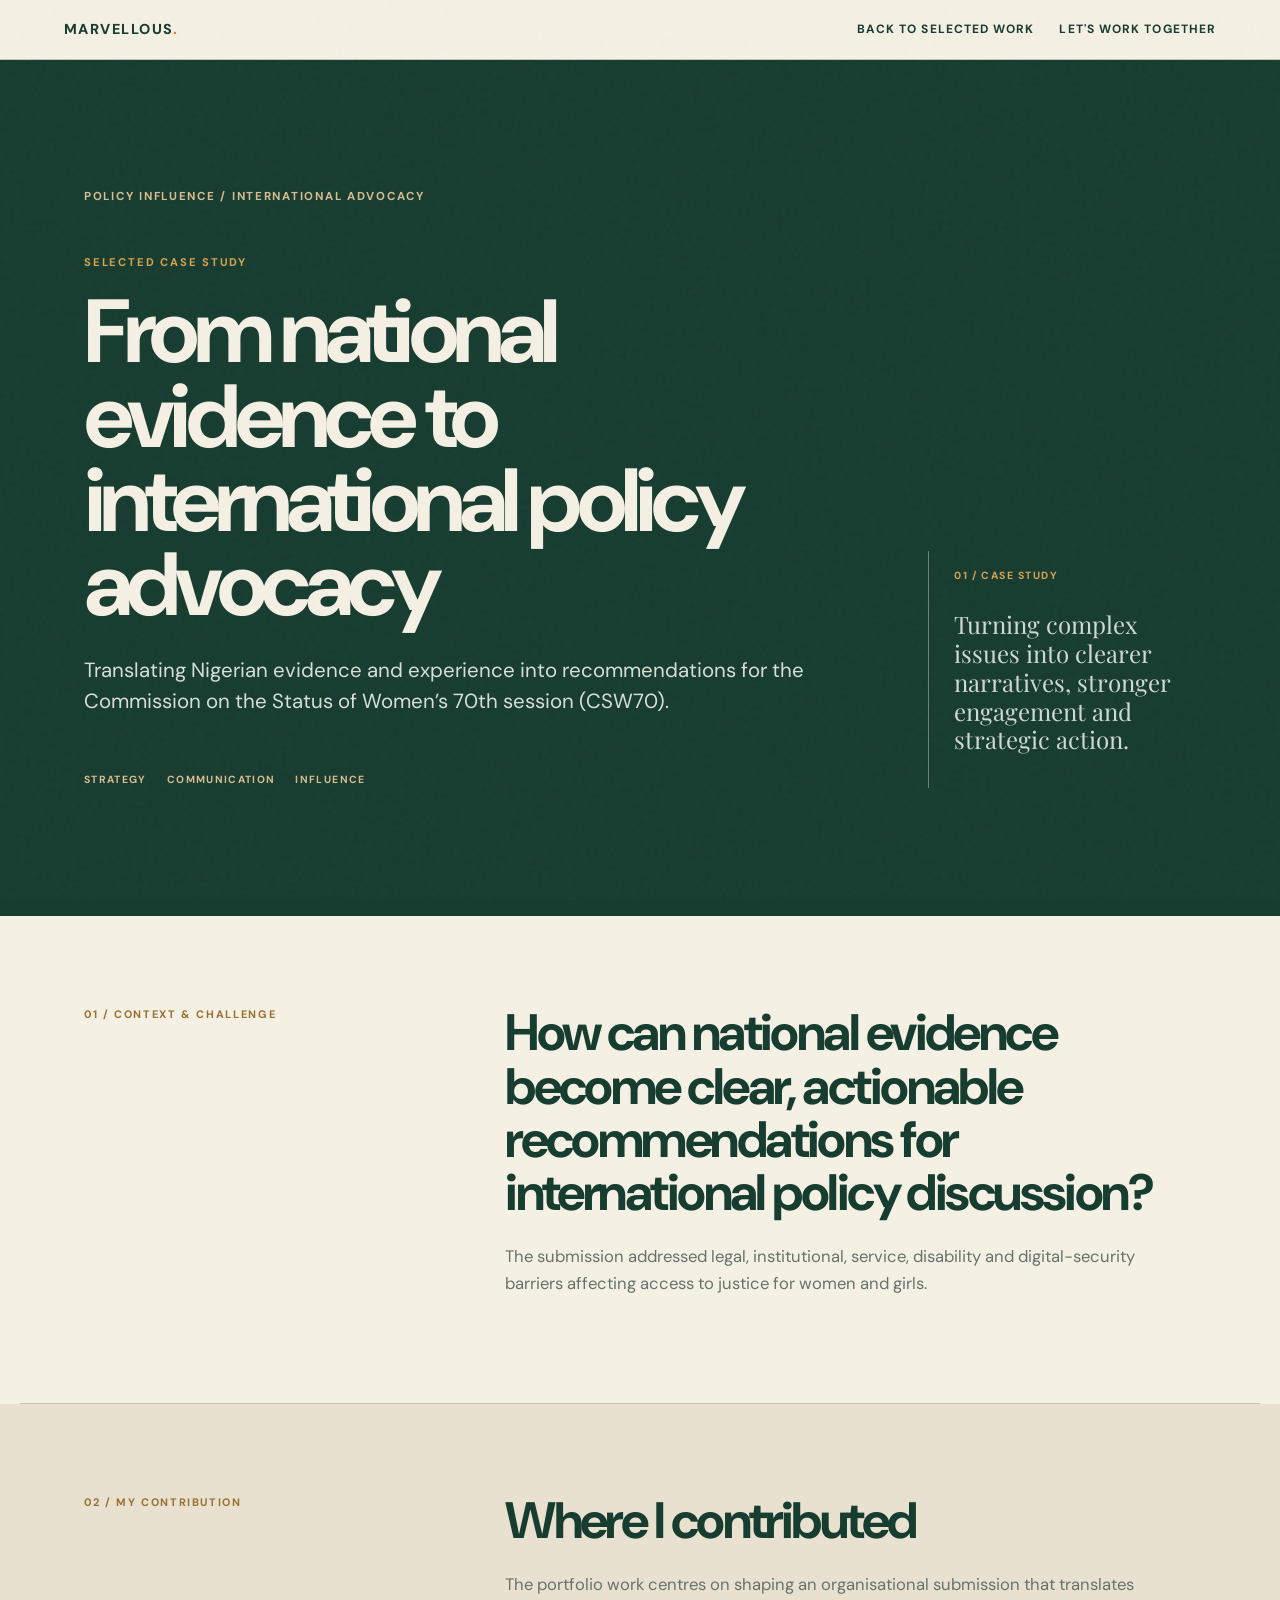
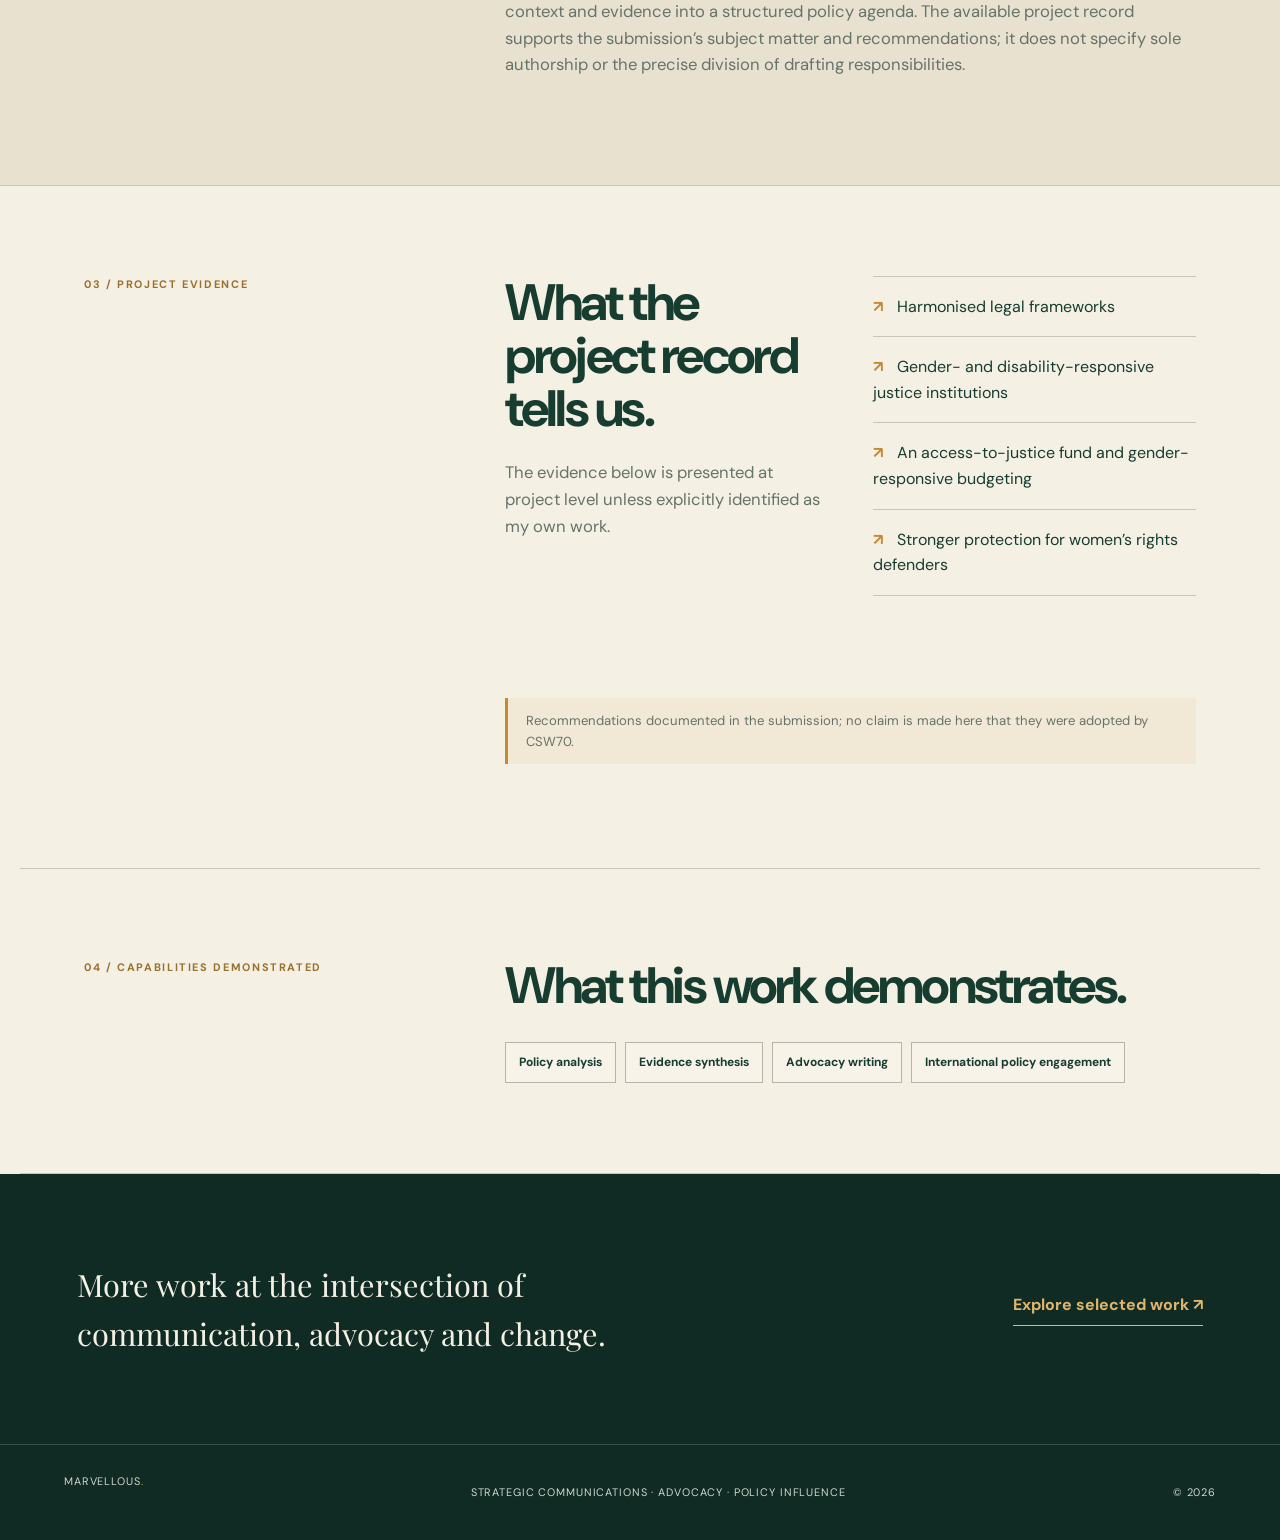
<file: case-studies/csw70.html>
<!doctype html>
<html lang="en"><head><meta charset="utf-8"><meta name="viewport" content="width=device-width,initial-scale=1"><meta name="description" content="Translating Nigerian evidence and experience into recommendations for the Commission on the Status of Women’s 70th session (CSW70)."><title>From national evidence to international policy advocacy — Marvellous Obot</title><link rel="stylesheet" href="../styles.css"></head>
<body class="portfolio-detail case-detail">
<header class="site-header"><a class="brand" href="../index.html">MARVELLOUS<span>.</span></a><nav class="nav"><a href="../index.html#work">Back to selected work</a><a href="../index.html#contact">Let's work together</a></nav></header>
<main>
<section class="detail-hero"><div class="detail-hero-inner"><div class="eyebrow">Policy influence / International advocacy</div><p class="detail-kicker">Selected case study</p><h1>From national evidence to international policy advocacy</h1><p class="detail-dek">Translating Nigerian evidence and experience into recommendations for the Commission on the Status of Women’s 70th session (CSW70).</p><div class="detail-index"><span>STRATEGY</span><span>COMMUNICATION</span><span>INFLUENCE</span></div></div><div class="detail-side"><span class="side-mark">01 / CASE STUDY</span><p>Turning complex issues into clearer narratives, stronger engagement and strategic action.</p></div></section>
<section class="detail-section detail-split"><div class="detail-label">01 / Context & challenge</div><div><h2>How can national evidence become clear, actionable recommendations for international policy discussion?</h2><p>The submission addressed legal, institutional, service, disability and digital-security barriers affecting access to justice for women and girls.</p></div></section>
<section class="detail-section detail-contribution"><div class="detail-label">02 / My contribution</div><div><h2>Where I contributed</h2><p>The portfolio work centres on shaping an organisational submission that translates context and evidence into a structured policy agenda. The available project record supports the submission’s subject matter and recommendations; it does not specify sole authorship or the precise division of drafting responsibilities.</p></div></section>
<section class="detail-section"><div class="detail-label">03 / Project evidence</div><div class="evidence-layout"><div><h2>What the project record tells us.</h2><p class="detail-muted">The evidence below is presented at project level unless explicitly identified as my own work.</p></div><ul class="evidence-list"><li>Harmonised legal frameworks</li><li>Gender- and disability-responsive justice institutions</li><li>An access-to-justice fund and gender-responsive budgeting</li><li>Stronger protection for women’s rights defenders</li></ul></div><p class="evidence-note">Recommendations documented in the submission; no claim is made here that they were adopted by CSW70.</p></section>
<section class="detail-section detail-skills"><div class="detail-label">04 / Capabilities demonstrated</div><div><h2>What this work demonstrates.</h2><div class="skill-tags"><span>Policy analysis</span><span>Evidence synthesis</span><span>Advocacy writing</span><span>International policy engagement</span></div></div></section>
<section class="detail-next"><p>More work at the intersection of communication, advocacy and change.</p><a href="../index.html#work">Explore selected work ↗</a></section></main>
<footer><div>MARVELLOUS<span>.</span></div><p>Strategic Communications · Advocacy · Policy Influence</p><p>© 2026</p></footer></body></html>
</file>
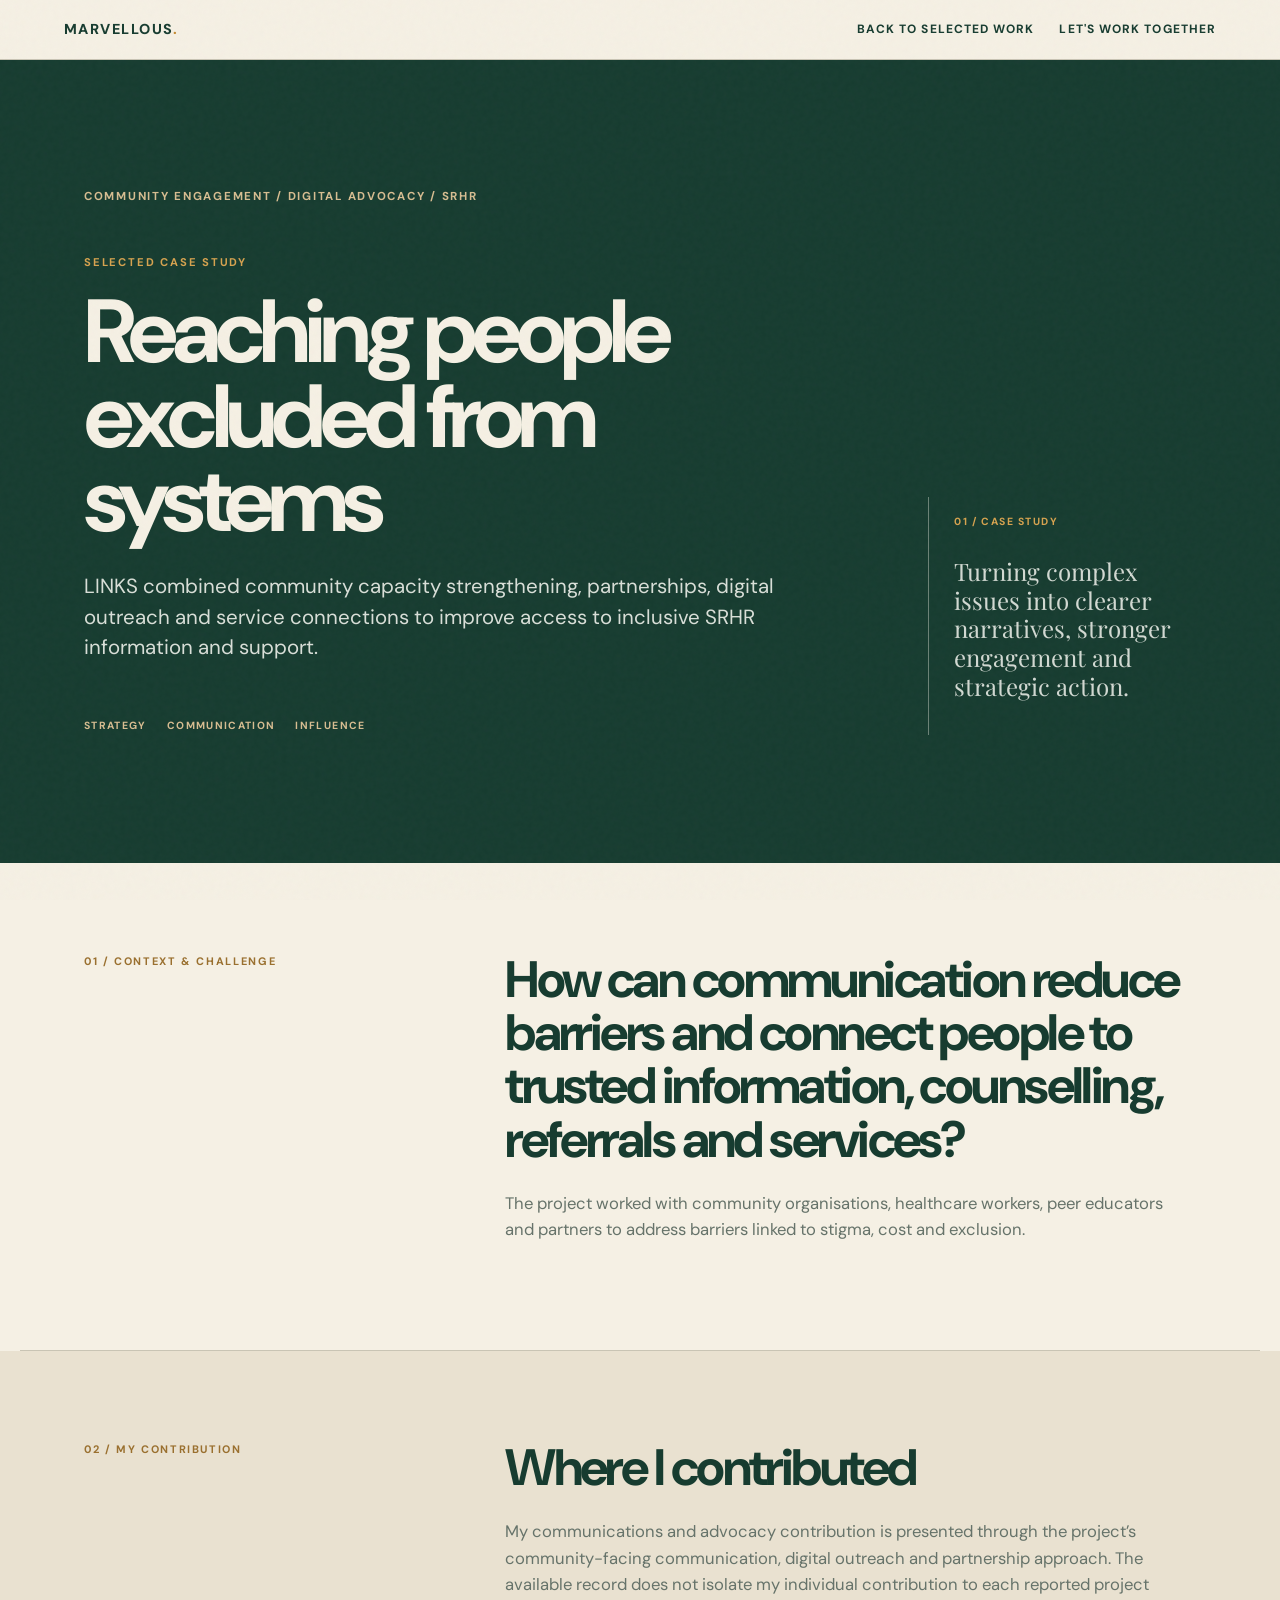
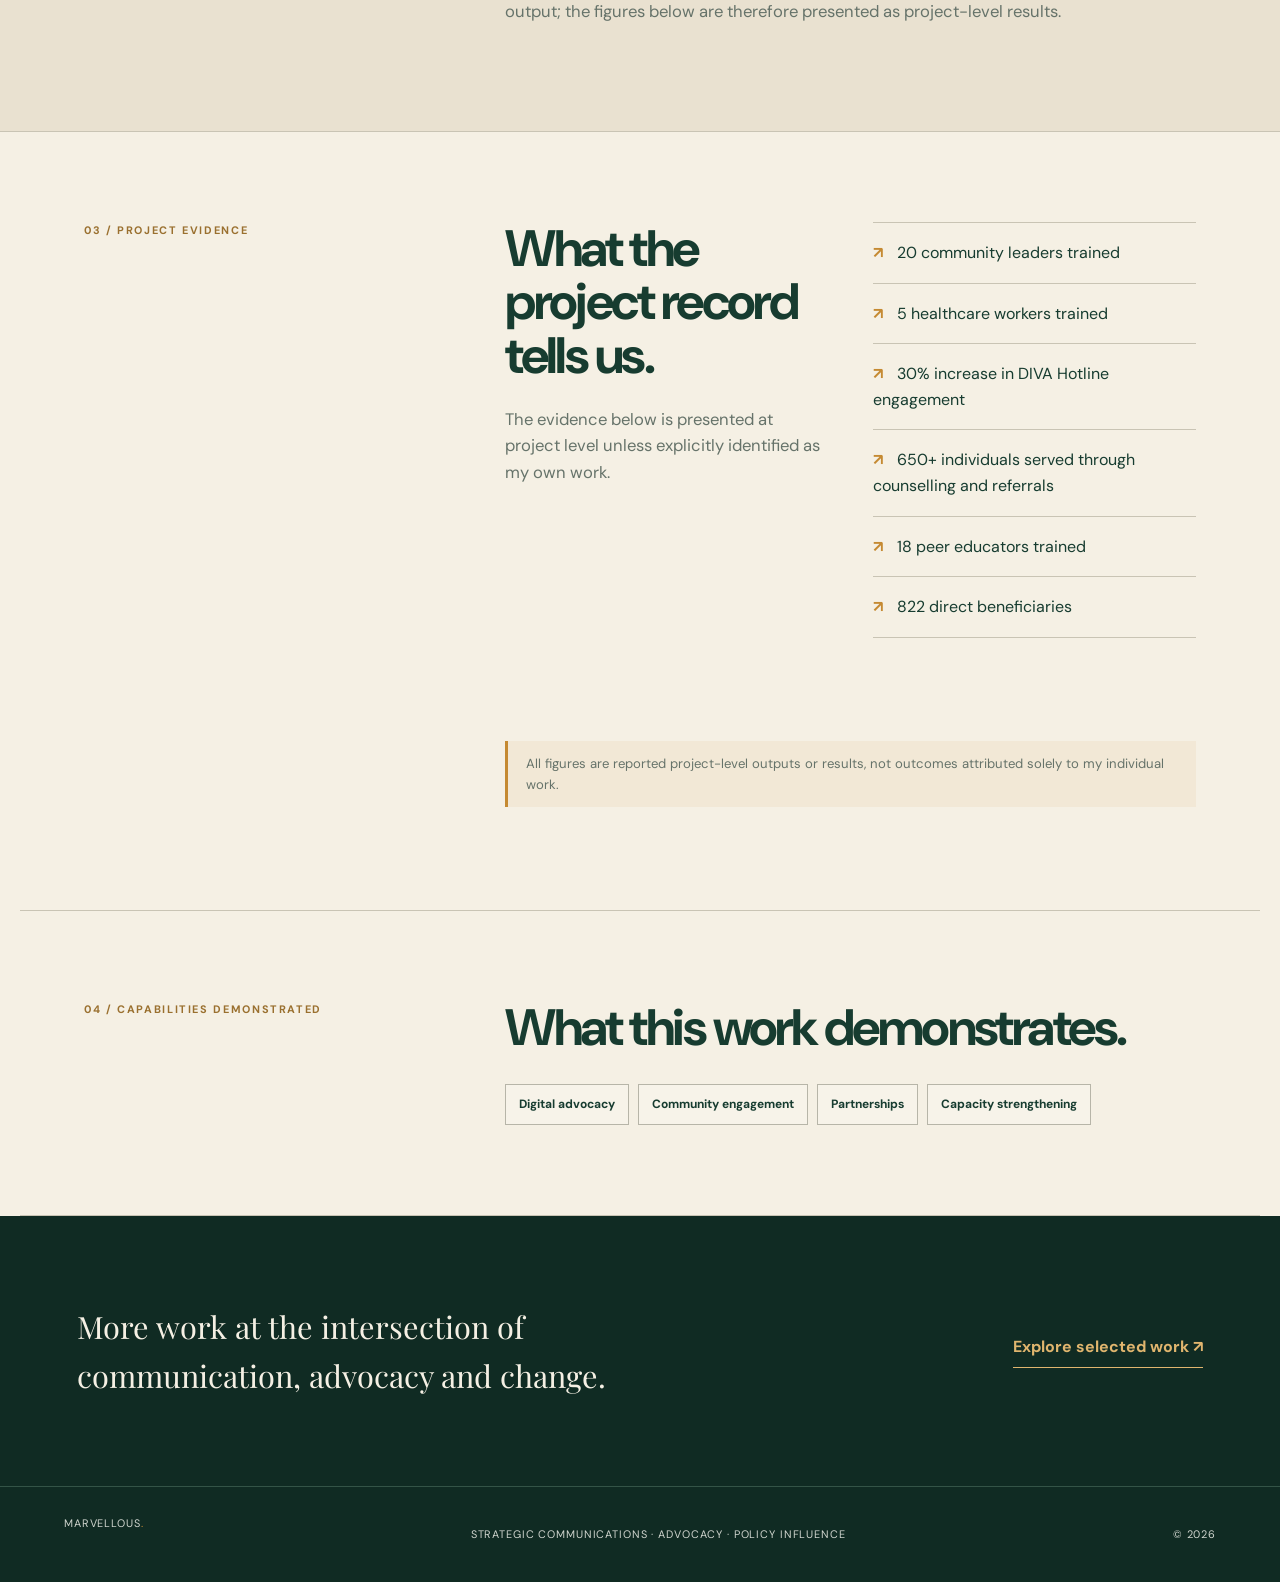
<file: case-studies/links.html>
<!doctype html>
<html lang="en"><head><meta charset="utf-8"><meta name="viewport" content="width=device-width,initial-scale=1"><meta name="description" content="LINKS combined community capacity strengthening, partnerships, digital outreach and service connections to improve access to inclusive SRHR information and support."><title>Reaching people excluded from systems — Marvellous Obot</title><link rel="stylesheet" href="../styles.css"></head>
<body class="portfolio-detail case-detail">
<header class="site-header"><a class="brand" href="../index.html">MARVELLOUS<span>.</span></a><nav class="nav"><a href="../index.html#work">Back to selected work</a><a href="../index.html#contact">Let's work together</a></nav></header>
<main>
<section class="detail-hero"><div class="detail-hero-inner"><div class="eyebrow">Community engagement / Digital advocacy / SRHR</div><p class="detail-kicker">Selected case study</p><h1>Reaching people excluded from systems</h1><p class="detail-dek">LINKS combined community capacity strengthening, partnerships, digital outreach and service connections to improve access to inclusive SRHR information and support.</p><div class="detail-index"><span>STRATEGY</span><span>COMMUNICATION</span><span>INFLUENCE</span></div></div><div class="detail-side"><span class="side-mark">01 / CASE STUDY</span><p>Turning complex issues into clearer narratives, stronger engagement and strategic action.</p></div></section>
<section class="detail-section detail-split"><div class="detail-label">01 / Context & challenge</div><div><h2>How can communication reduce barriers and connect people to trusted information, counselling, referrals and services?</h2><p>The project worked with community organisations, healthcare workers, peer educators and partners to address barriers linked to stigma, cost and exclusion.</p></div></section>
<section class="detail-section detail-contribution"><div class="detail-label">02 / My contribution</div><div><h2>Where I contributed</h2><p>My communications and advocacy contribution is presented through the project’s community-facing communication, digital outreach and partnership approach. The available record does not isolate my individual contribution to each reported project output; the figures below are therefore presented as project-level results.</p></div></section>
<section class="detail-section"><div class="detail-label">03 / Project evidence</div><div class="evidence-layout"><div><h2>What the project record tells us.</h2><p class="detail-muted">The evidence below is presented at project level unless explicitly identified as my own work.</p></div><ul class="evidence-list"><li>20 community leaders trained</li><li>5 healthcare workers trained</li><li>30% increase in DIVA Hotline engagement</li><li>650+ individuals served through counselling and referrals</li><li>18 peer educators trained</li><li>822 direct beneficiaries</li></ul></div><p class="evidence-note">All figures are reported project-level outputs or results, not outcomes attributed solely to my individual work.</p></section>
<section class="detail-section detail-skills"><div class="detail-label">04 / Capabilities demonstrated</div><div><h2>What this work demonstrates.</h2><div class="skill-tags"><span>Digital advocacy</span><span>Community engagement</span><span>Partnerships</span><span>Capacity strengthening</span></div></div></section>
<section class="detail-next"><p>More work at the intersection of communication, advocacy and change.</p><a href="../index.html#work">Explore selected work ↗</a></section></main>
<footer><div>MARVELLOUS<span>.</span></div><p>Strategic Communications · Advocacy · Policy Influence</p><p>© 2026</p></footer></body></html>
</file>
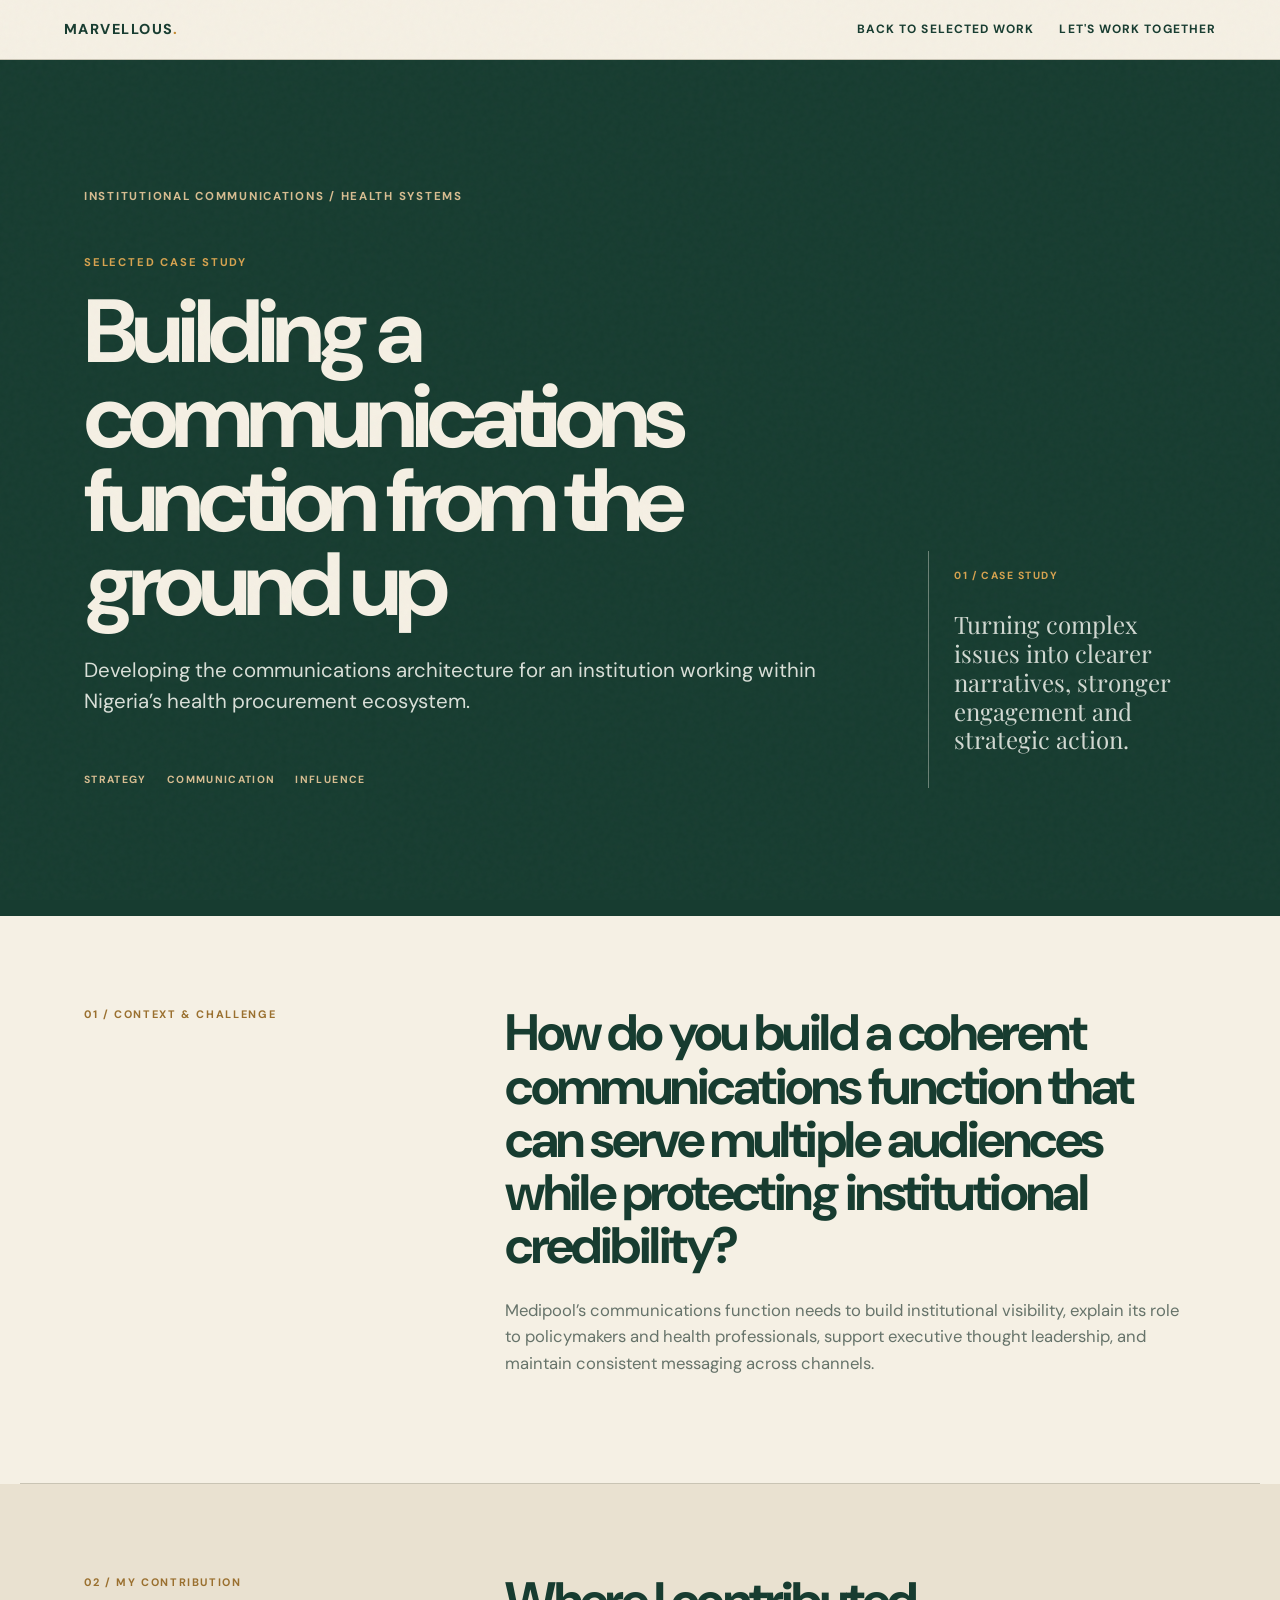
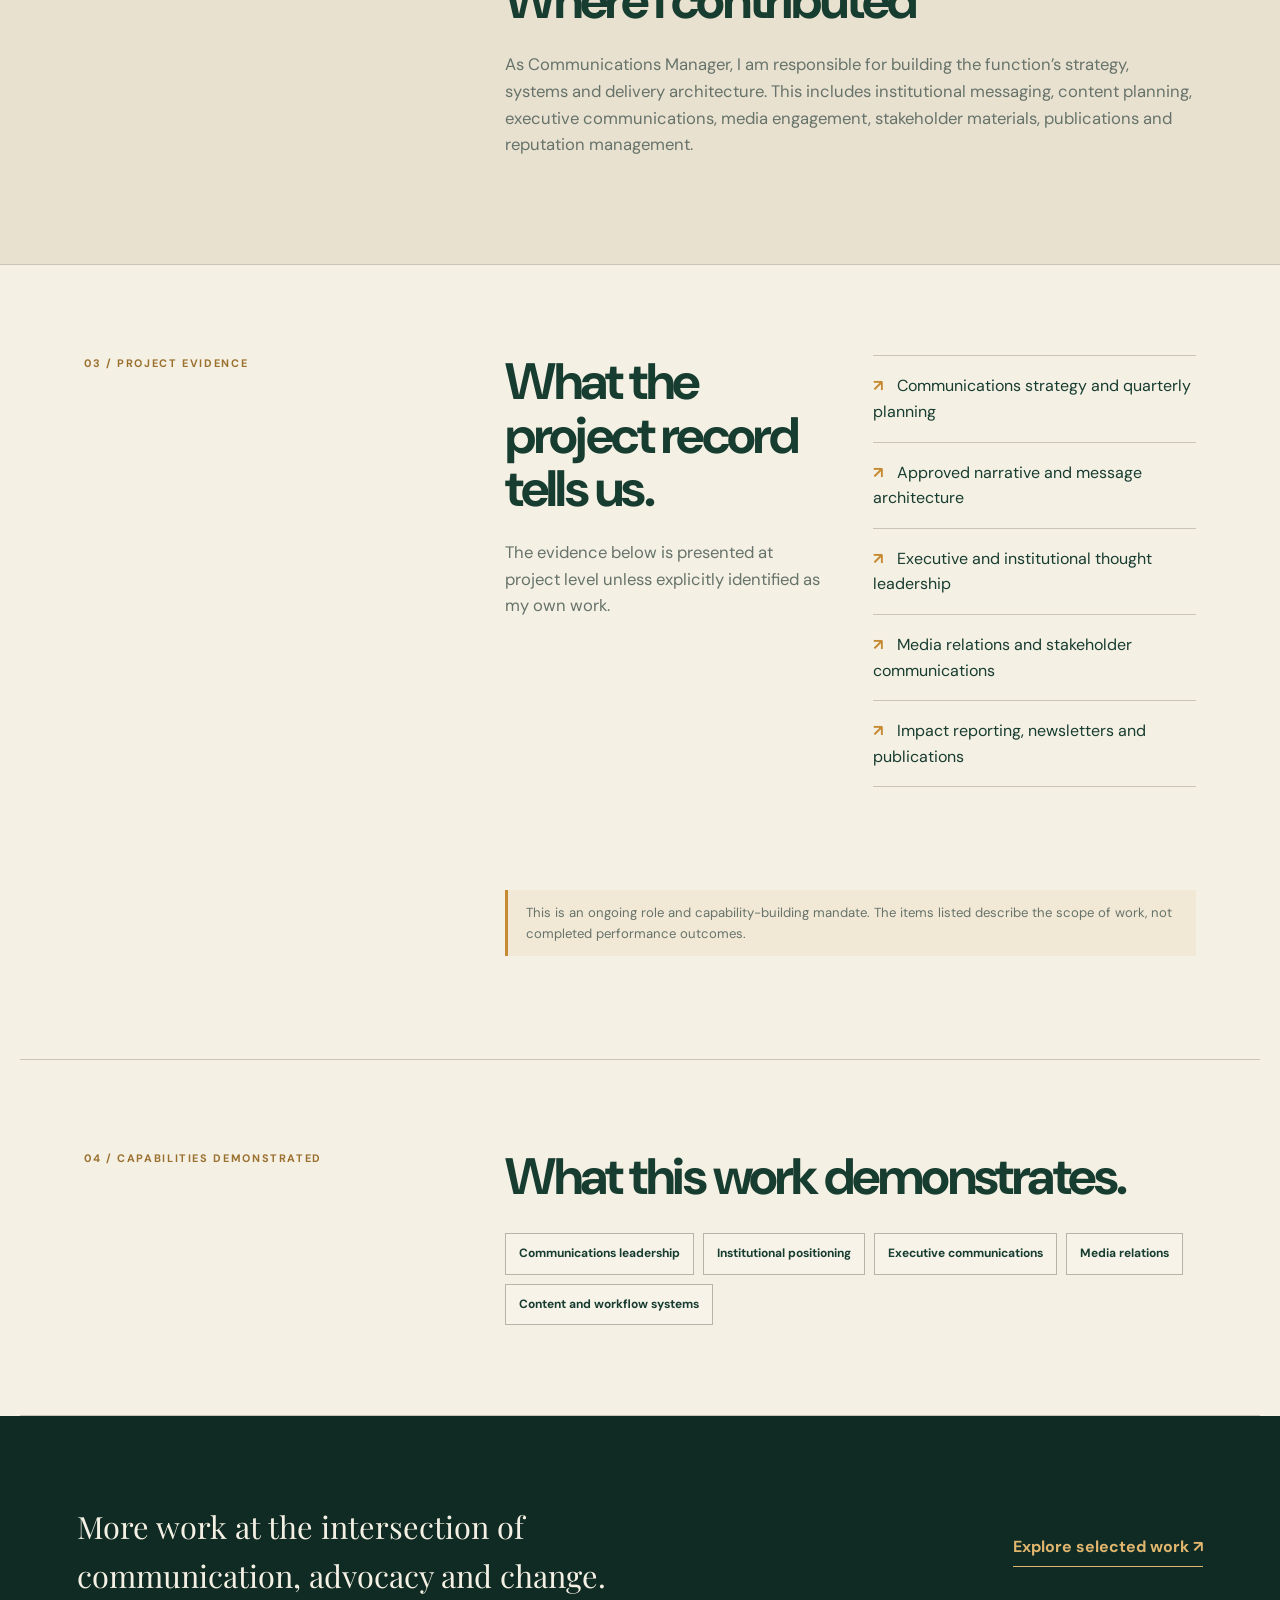
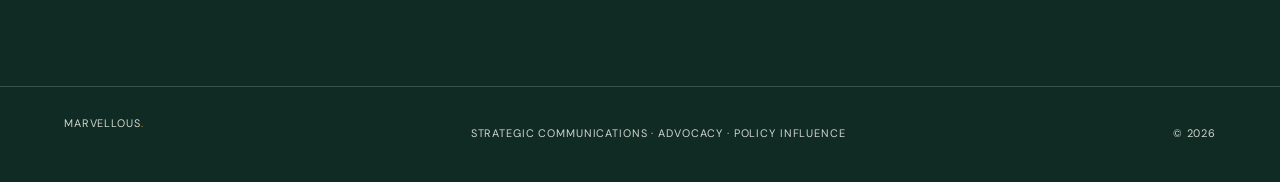
<file: case-studies/medipool.html>
<!doctype html>
<html lang="en"><head><meta charset="utf-8"><meta name="viewport" content="width=device-width,initial-scale=1"><meta name="description" content="Developing the communications architecture for an institution working within Nigeria’s health procurement ecosystem."><title>Building a communications function from the ground up — Marvellous Obot</title><link rel="stylesheet" href="../styles.css"></head>
<body class="portfolio-detail case-detail">
<header class="site-header"><a class="brand" href="../index.html">MARVELLOUS<span>.</span></a><nav class="nav"><a href="../index.html#work">Back to selected work</a><a href="../index.html#contact">Let's work together</a></nav></header>
<main>
<section class="detail-hero"><div class="detail-hero-inner"><div class="eyebrow">Institutional communications / Health systems</div><p class="detail-kicker">Selected case study</p><h1>Building a communications function from the ground up</h1><p class="detail-dek">Developing the communications architecture for an institution working within Nigeria’s health procurement ecosystem.</p><div class="detail-index"><span>STRATEGY</span><span>COMMUNICATION</span><span>INFLUENCE</span></div></div><div class="detail-side"><span class="side-mark">01 / CASE STUDY</span><p>Turning complex issues into clearer narratives, stronger engagement and strategic action.</p></div></section>
<section class="detail-section detail-split"><div class="detail-label">01 / Context & challenge</div><div><h2>How do you build a coherent communications function that can serve multiple audiences while protecting institutional credibility?</h2><p>Medipool’s communications function needs to build institutional visibility, explain its role to policymakers and health professionals, support executive thought leadership, and maintain consistent messaging across channels.</p></div></section>
<section class="detail-section detail-contribution"><div class="detail-label">02 / My contribution</div><div><h2>Where I contributed</h2><p>As Communications Manager, I am responsible for building the function’s strategy, systems and delivery architecture. This includes institutional messaging, content planning, executive communications, media engagement, stakeholder materials, publications and reputation management.</p></div></section>
<section class="detail-section"><div class="detail-label">03 / Project evidence</div><div class="evidence-layout"><div><h2>What the project record tells us.</h2><p class="detail-muted">The evidence below is presented at project level unless explicitly identified as my own work.</p></div><ul class="evidence-list"><li>Communications strategy and quarterly planning</li><li>Approved narrative and message architecture</li><li>Executive and institutional thought leadership</li><li>Media relations and stakeholder communications</li><li>Impact reporting, newsletters and publications</li></ul></div><p class="evidence-note">This is an ongoing role and capability-building mandate. The items listed describe the scope of work, not completed performance outcomes.</p></section>
<section class="detail-section detail-skills"><div class="detail-label">04 / Capabilities demonstrated</div><div><h2>What this work demonstrates.</h2><div class="skill-tags"><span>Communications leadership</span><span>Institutional positioning</span><span>Executive communications</span><span>Media relations</span><span>Content and workflow systems</span></div></div></section>
<section class="detail-next"><p>More work at the intersection of communication, advocacy and change.</p><a href="../index.html#work">Explore selected work ↗</a></section></main>
<footer><div>MARVELLOUS<span>.</span></div><p>Strategic Communications · Advocacy · Policy Influence</p><p>© 2026</p></footer></body></html>
</file>
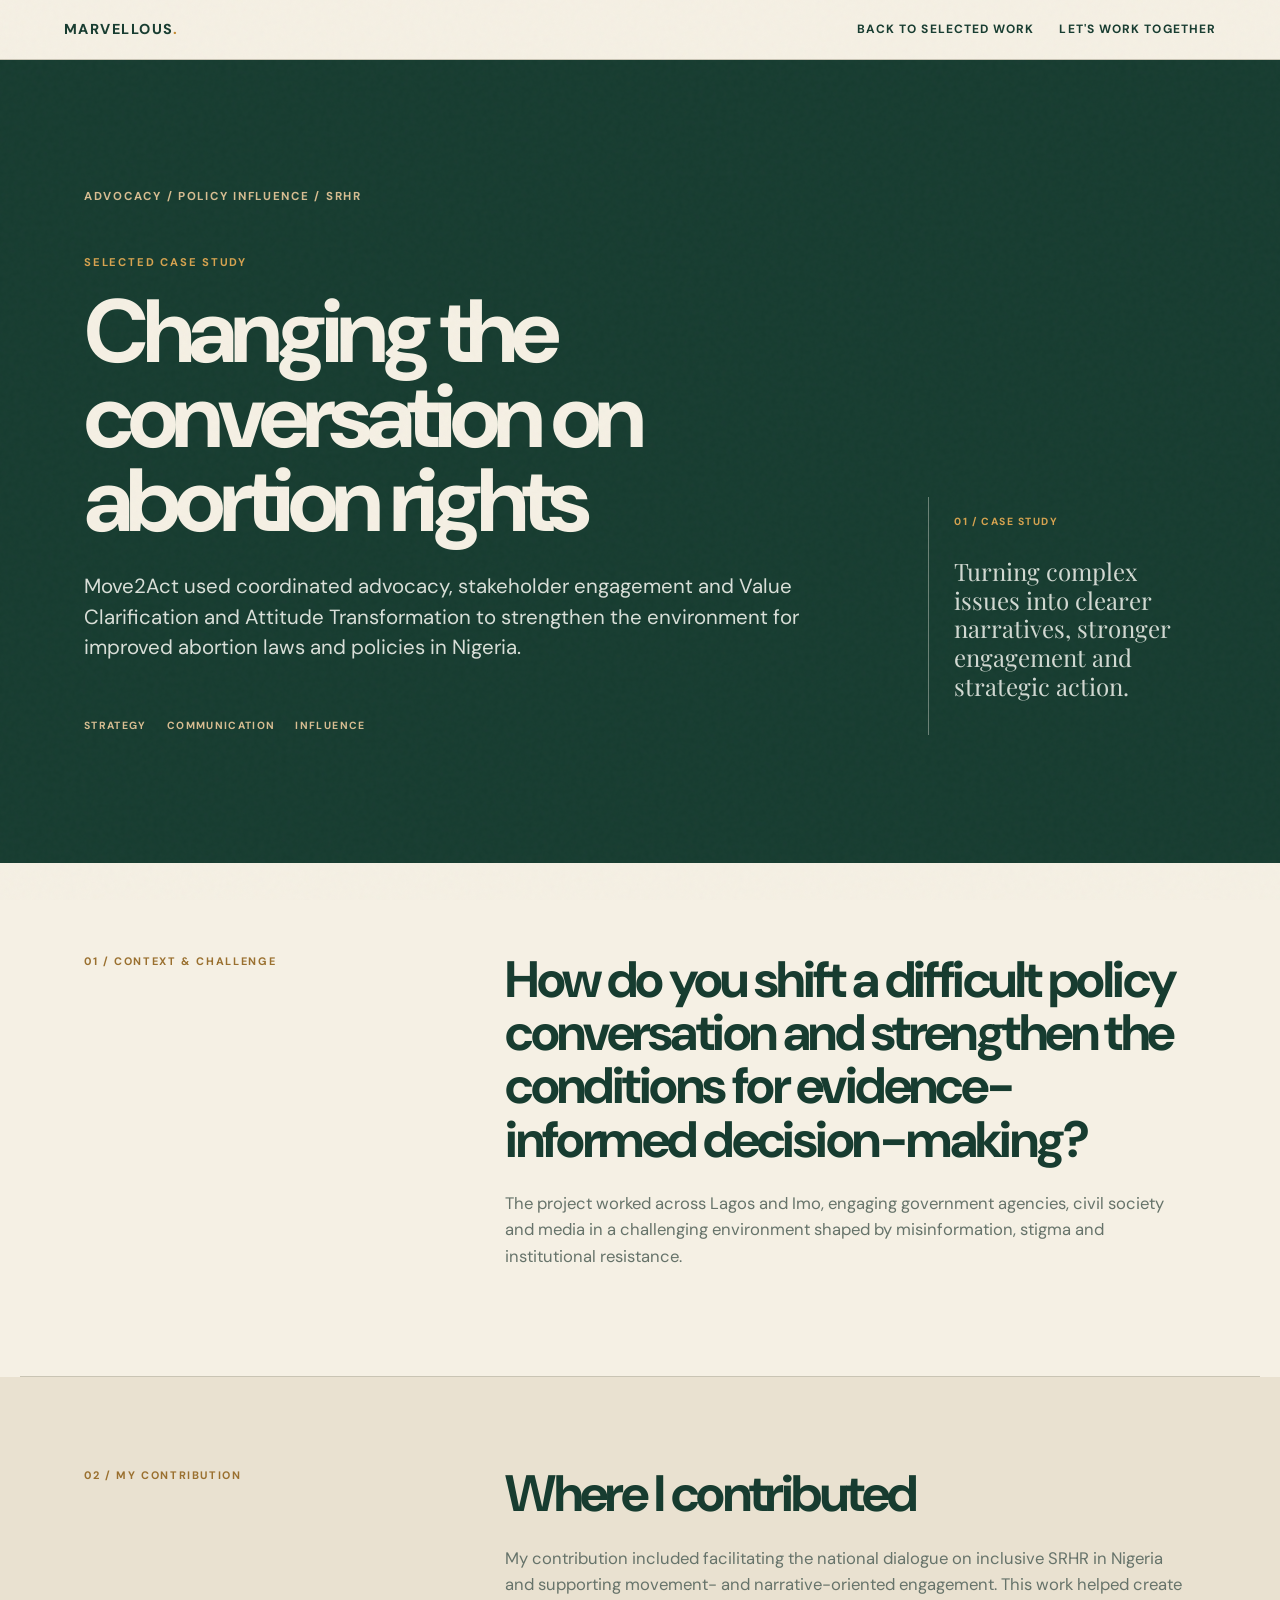
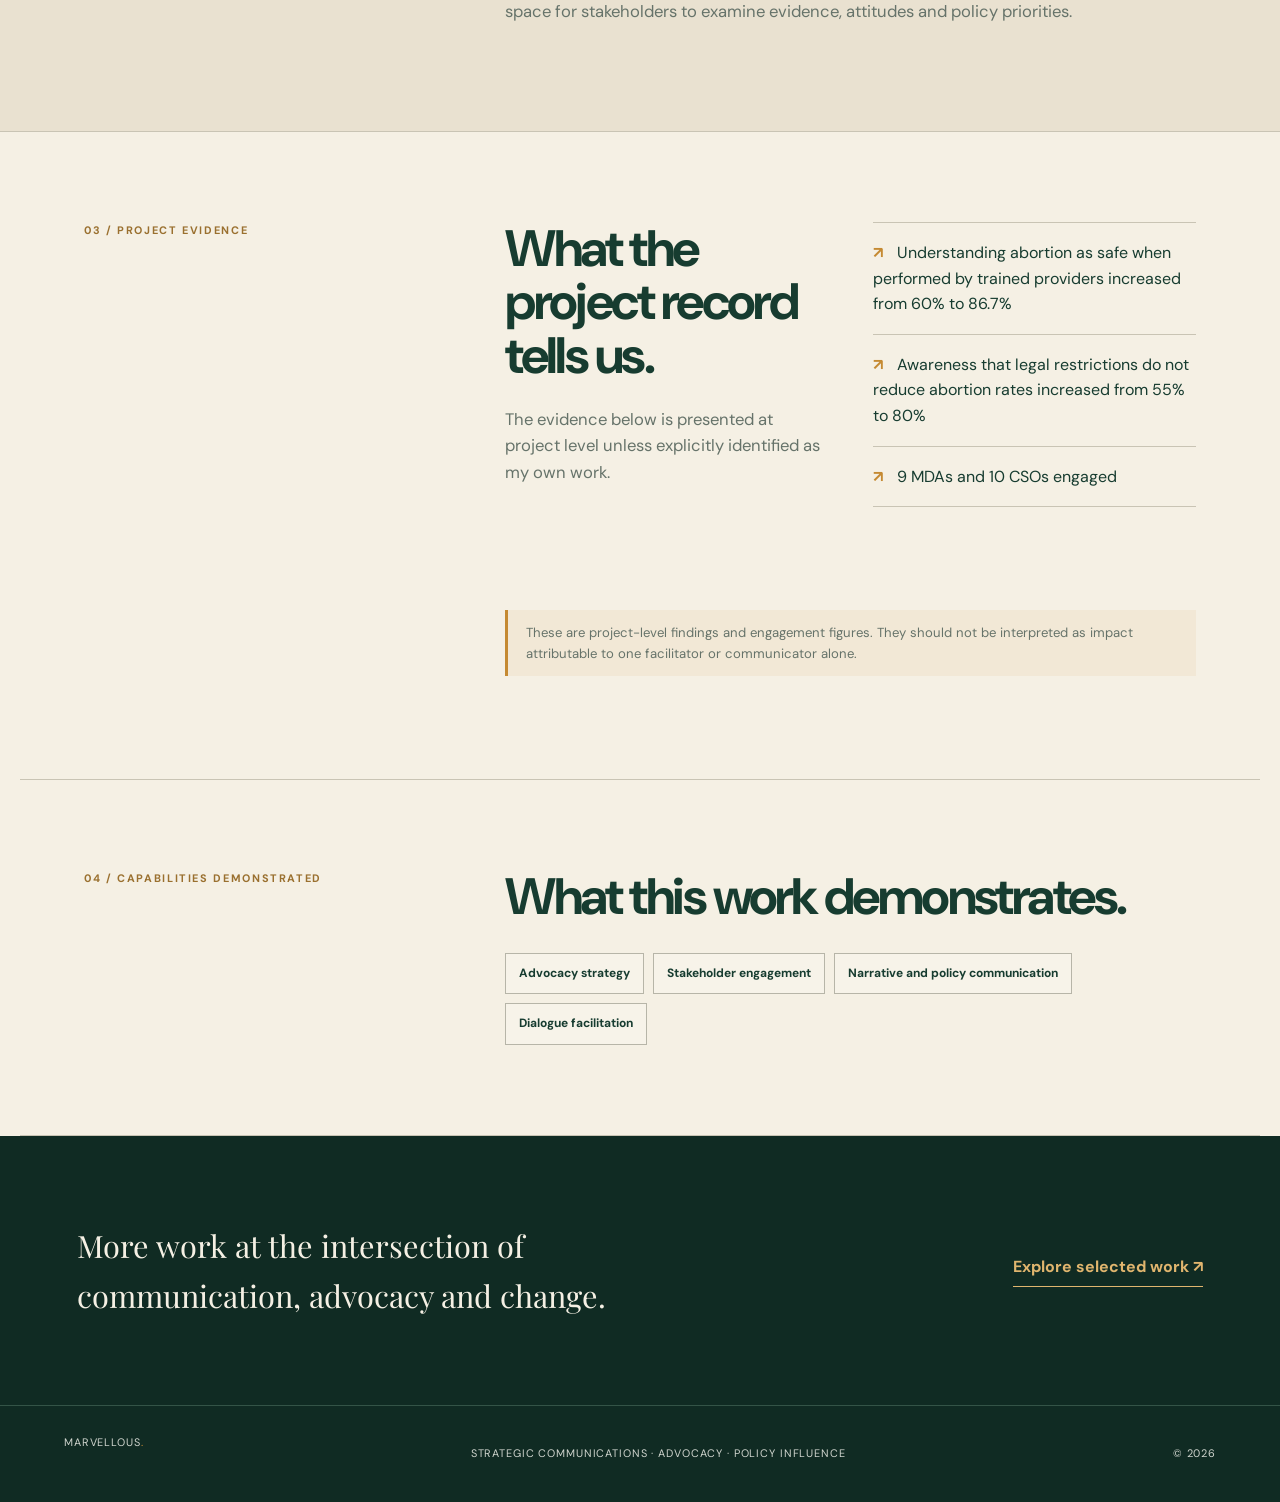
<file: case-studies/move2act.html>
<!doctype html>
<html lang="en"><head><meta charset="utf-8"><meta name="viewport" content="width=device-width,initial-scale=1"><meta name="description" content="Move2Act used coordinated advocacy, stakeholder engagement and Value Clarification and Attitude Transformation to strengthen the environment for improved abortion laws and policies in Nigeria."><title>Changing the conversation on abortion rights — Marvellous Obot</title><link rel="stylesheet" href="../styles.css"></head>
<body class="portfolio-detail case-detail">
<header class="site-header"><a class="brand" href="../index.html">MARVELLOUS<span>.</span></a><nav class="nav"><a href="../index.html#work">Back to selected work</a><a href="../index.html#contact">Let's work together</a></nav></header>
<main>
<section class="detail-hero"><div class="detail-hero-inner"><div class="eyebrow">Advocacy / Policy influence / SRHR</div><p class="detail-kicker">Selected case study</p><h1>Changing the conversation on abortion rights</h1><p class="detail-dek">Move2Act used coordinated advocacy, stakeholder engagement and Value Clarification and Attitude Transformation to strengthen the environment for improved abortion laws and policies in Nigeria.</p><div class="detail-index"><span>STRATEGY</span><span>COMMUNICATION</span><span>INFLUENCE</span></div></div><div class="detail-side"><span class="side-mark">01 / CASE STUDY</span><p>Turning complex issues into clearer narratives, stronger engagement and strategic action.</p></div></section>
<section class="detail-section detail-split"><div class="detail-label">01 / Context & challenge</div><div><h2>How do you shift a difficult policy conversation and strengthen the conditions for evidence-informed decision-making?</h2><p>The project worked across Lagos and Imo, engaging government agencies, civil society and media in a challenging environment shaped by misinformation, stigma and institutional resistance.</p></div></section>
<section class="detail-section detail-contribution"><div class="detail-label">02 / My contribution</div><div><h2>Where I contributed</h2><p>My contribution included facilitating the national dialogue on inclusive SRHR in Nigeria and supporting movement- and narrative-oriented engagement. This work helped create space for stakeholders to examine evidence, attitudes and policy priorities.</p></div></section>
<section class="detail-section"><div class="detail-label">03 / Project evidence</div><div class="evidence-layout"><div><h2>What the project record tells us.</h2><p class="detail-muted">The evidence below is presented at project level unless explicitly identified as my own work.</p></div><ul class="evidence-list"><li>Understanding abortion as safe when performed by trained providers increased from 60% to 86.7%</li><li>Awareness that legal restrictions do not reduce abortion rates increased from 55% to 80%</li><li>9 MDAs and 10 CSOs engaged</li></ul></div><p class="evidence-note">These are project-level findings and engagement figures. They should not be interpreted as impact attributable to one facilitator or communicator alone.</p></section>
<section class="detail-section detail-skills"><div class="detail-label">04 / Capabilities demonstrated</div><div><h2>What this work demonstrates.</h2><div class="skill-tags"><span>Advocacy strategy</span><span>Stakeholder engagement</span><span>Narrative and policy communication</span><span>Dialogue facilitation</span></div></div></section>
<section class="detail-next"><p>More work at the intersection of communication, advocacy and change.</p><a href="../index.html#work">Explore selected work ↗</a></section></main>
<footer><div>MARVELLOUS<span>.</span></div><p>Strategic Communications · Advocacy · Policy Influence</p><p>© 2026</p></footer></body></html>
</file>
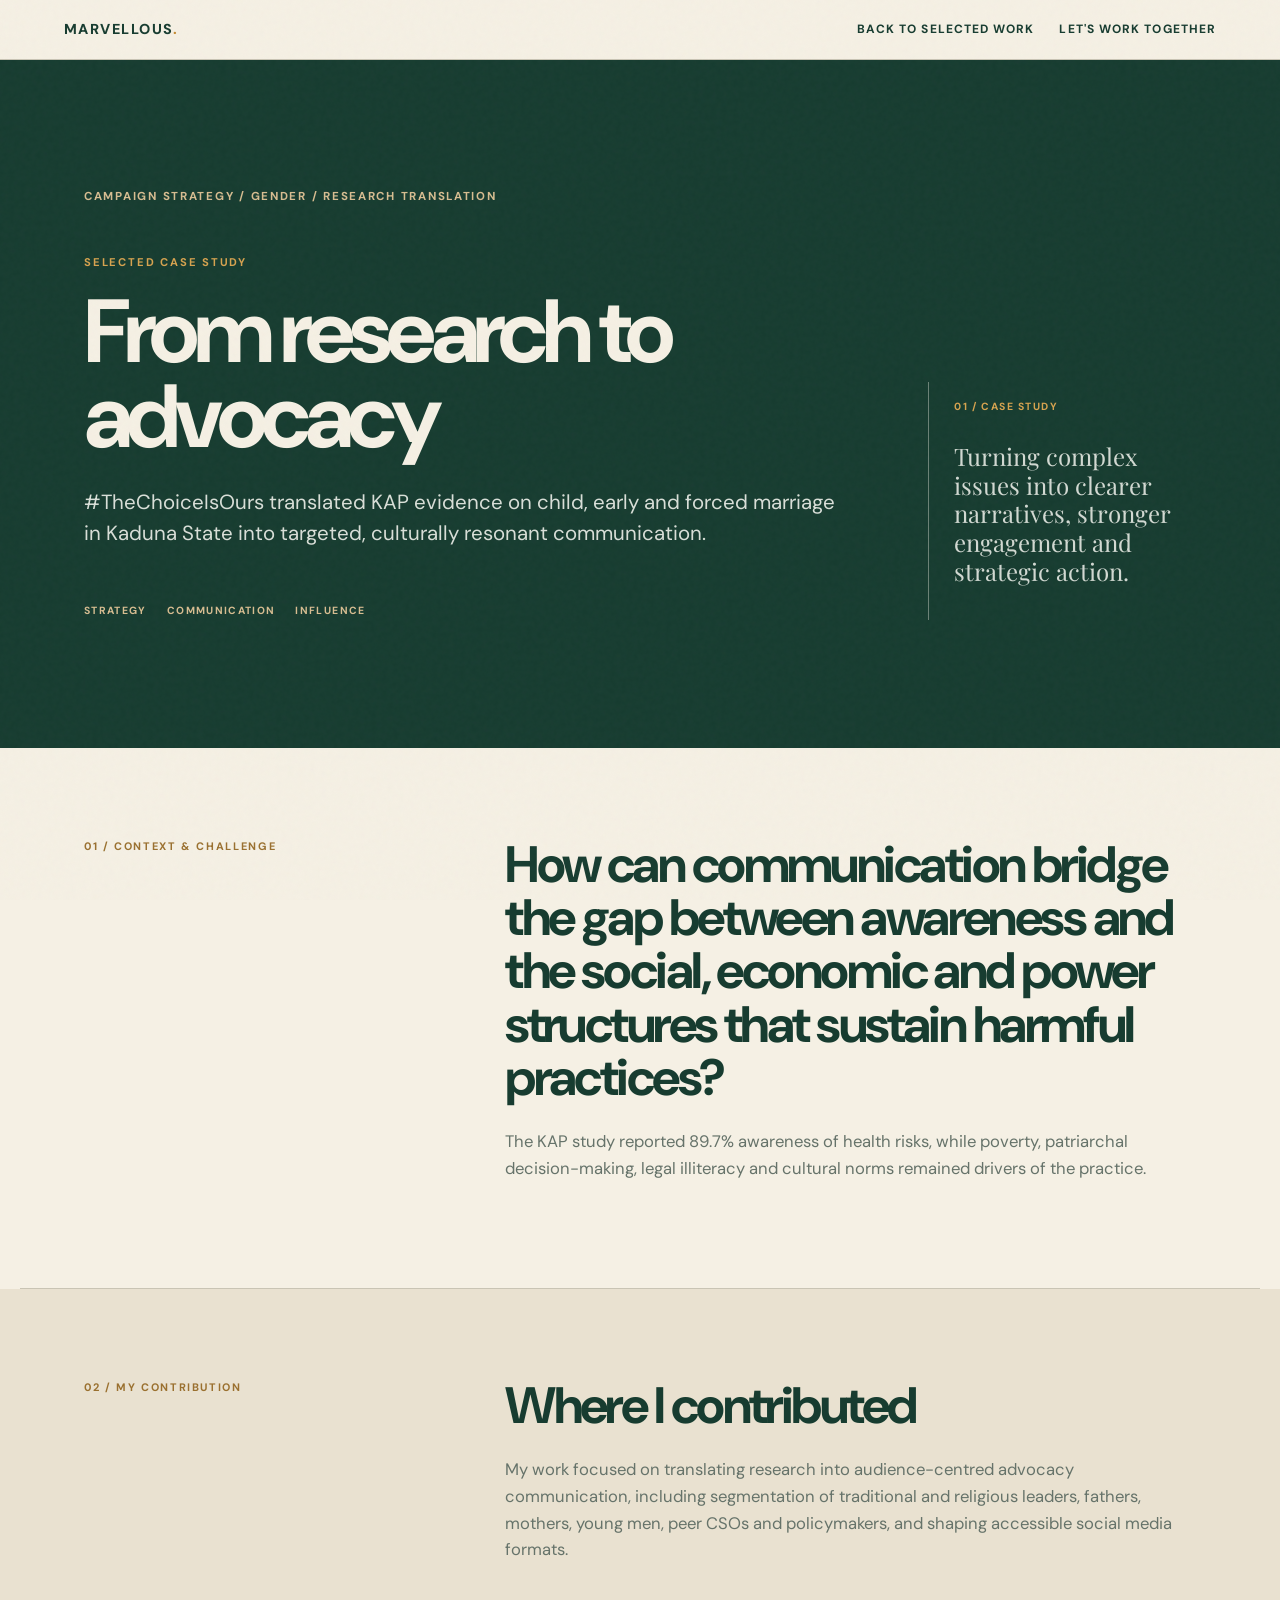
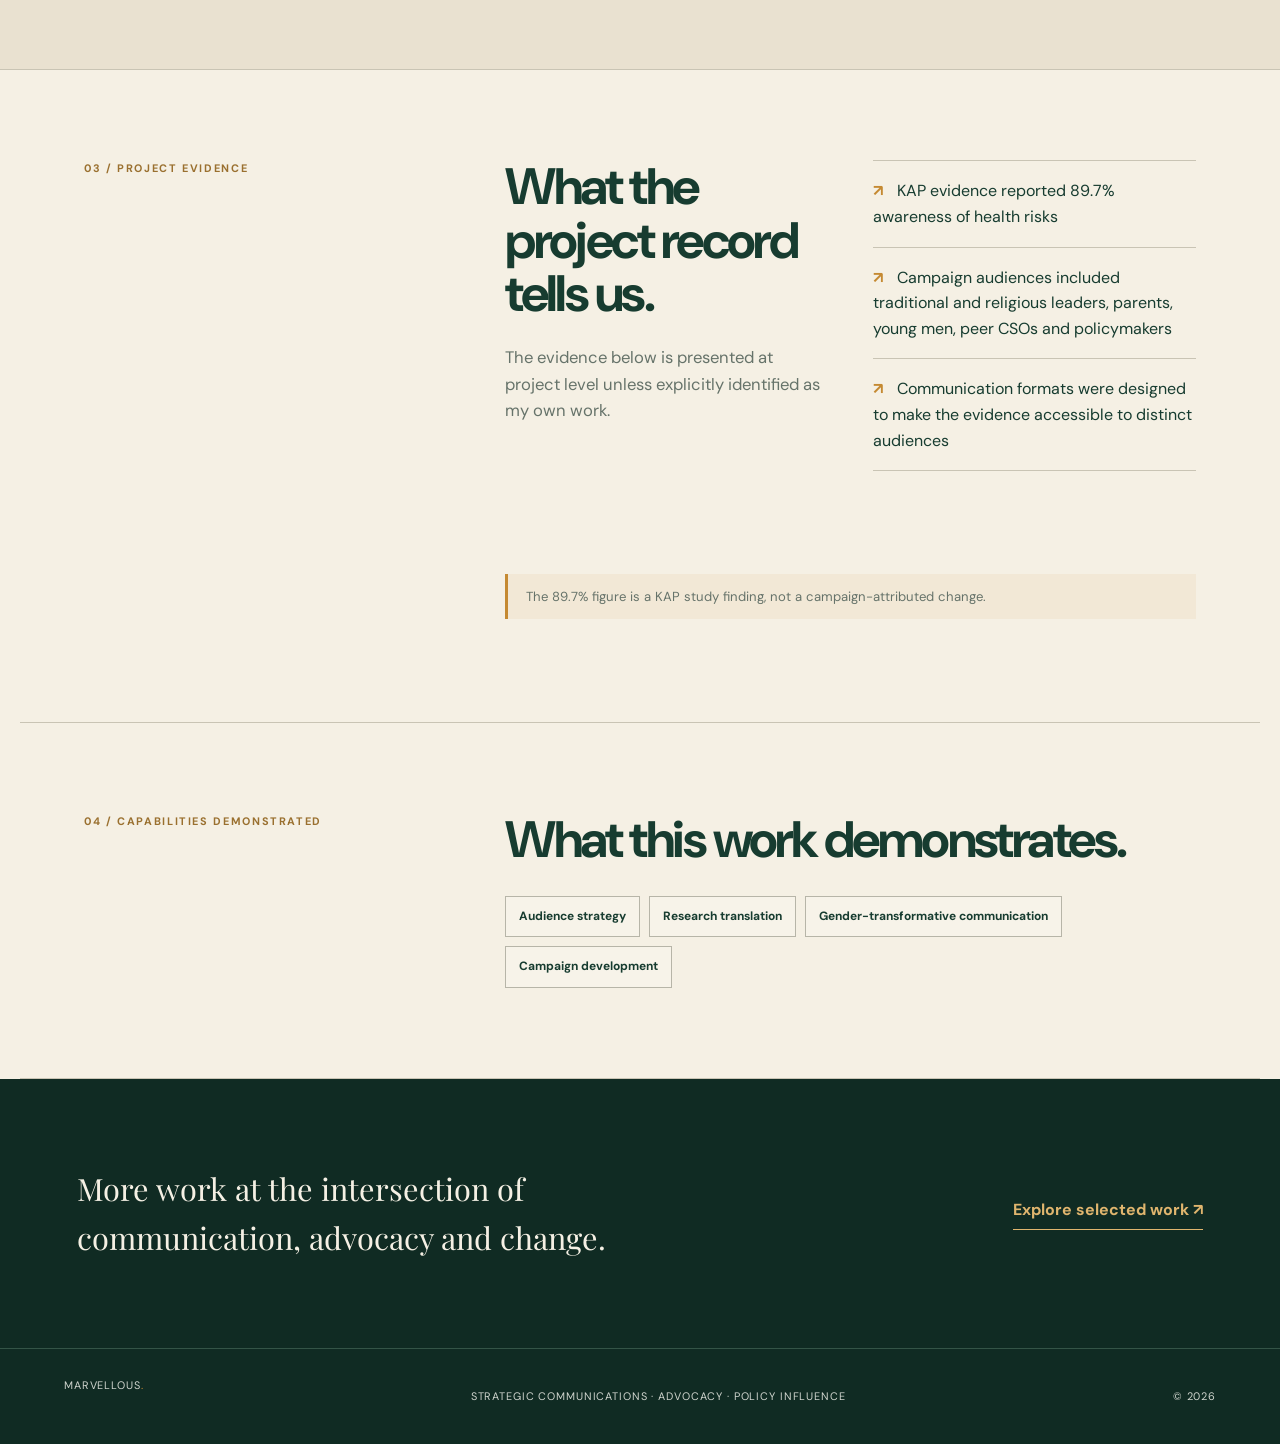
<file: case-studies/the-choice-is-ours.html>
<!doctype html>
<html lang="en"><head><meta charset="utf-8"><meta name="viewport" content="width=device-width,initial-scale=1"><meta name="description" content="#TheChoiceIsOurs translated KAP evidence on child, early and forced marriage in Kaduna State into targeted, culturally resonant communication."><title>From research to advocacy — Marvellous Obot</title><link rel="stylesheet" href="../styles.css"></head>
<body class="portfolio-detail case-detail">
<header class="site-header"><a class="brand" href="../index.html">MARVELLOUS<span>.</span></a><nav class="nav"><a href="../index.html#work">Back to selected work</a><a href="../index.html#contact">Let's work together</a></nav></header>
<main>
<section class="detail-hero"><div class="detail-hero-inner"><div class="eyebrow">Campaign strategy / Gender / Research translation</div><p class="detail-kicker">Selected case study</p><h1>From research to advocacy</h1><p class="detail-dek">#TheChoiceIsOurs translated KAP evidence on child, early and forced marriage in Kaduna State into targeted, culturally resonant communication.</p><div class="detail-index"><span>STRATEGY</span><span>COMMUNICATION</span><span>INFLUENCE</span></div></div><div class="detail-side"><span class="side-mark">01 / CASE STUDY</span><p>Turning complex issues into clearer narratives, stronger engagement and strategic action.</p></div></section>
<section class="detail-section detail-split"><div class="detail-label">01 / Context & challenge</div><div><h2>How can communication bridge the gap between awareness and the social, economic and power structures that sustain harmful practices?</h2><p>The KAP study reported 89.7% awareness of health risks, while poverty, patriarchal decision-making, legal illiteracy and cultural norms remained drivers of the practice.</p></div></section>
<section class="detail-section detail-contribution"><div class="detail-label">02 / My contribution</div><div><h2>Where I contributed</h2><p>My work focused on translating research into audience-centred advocacy communication, including segmentation of traditional and religious leaders, fathers, mothers, young men, peer CSOs and policymakers, and shaping accessible social media formats.</p></div></section>
<section class="detail-section"><div class="detail-label">03 / Project evidence</div><div class="evidence-layout"><div><h2>What the project record tells us.</h2><p class="detail-muted">The evidence below is presented at project level unless explicitly identified as my own work.</p></div><ul class="evidence-list"><li>KAP evidence reported 89.7% awareness of health risks</li><li>Campaign audiences included traditional and religious leaders, parents, young men, peer CSOs and policymakers</li><li>Communication formats were designed to make the evidence accessible to distinct audiences</li></ul></div><p class="evidence-note">The 89.7% figure is a KAP study finding, not a campaign-attributed change.</p></section>
<section class="detail-section detail-skills"><div class="detail-label">04 / Capabilities demonstrated</div><div><h2>What this work demonstrates.</h2><div class="skill-tags"><span>Audience strategy</span><span>Research translation</span><span>Gender-transformative communication</span><span>Campaign development</span></div></div></section>
<section class="detail-next"><p>More work at the intersection of communication, advocacy and change.</p><a href="../index.html#work">Explore selected work ↗</a></section></main>
<footer><div>MARVELLOUS<span>.</span></div><p>Strategic Communications · Advocacy · Policy Influence</p><p>© 2026</p></footer></body></html>
</file>
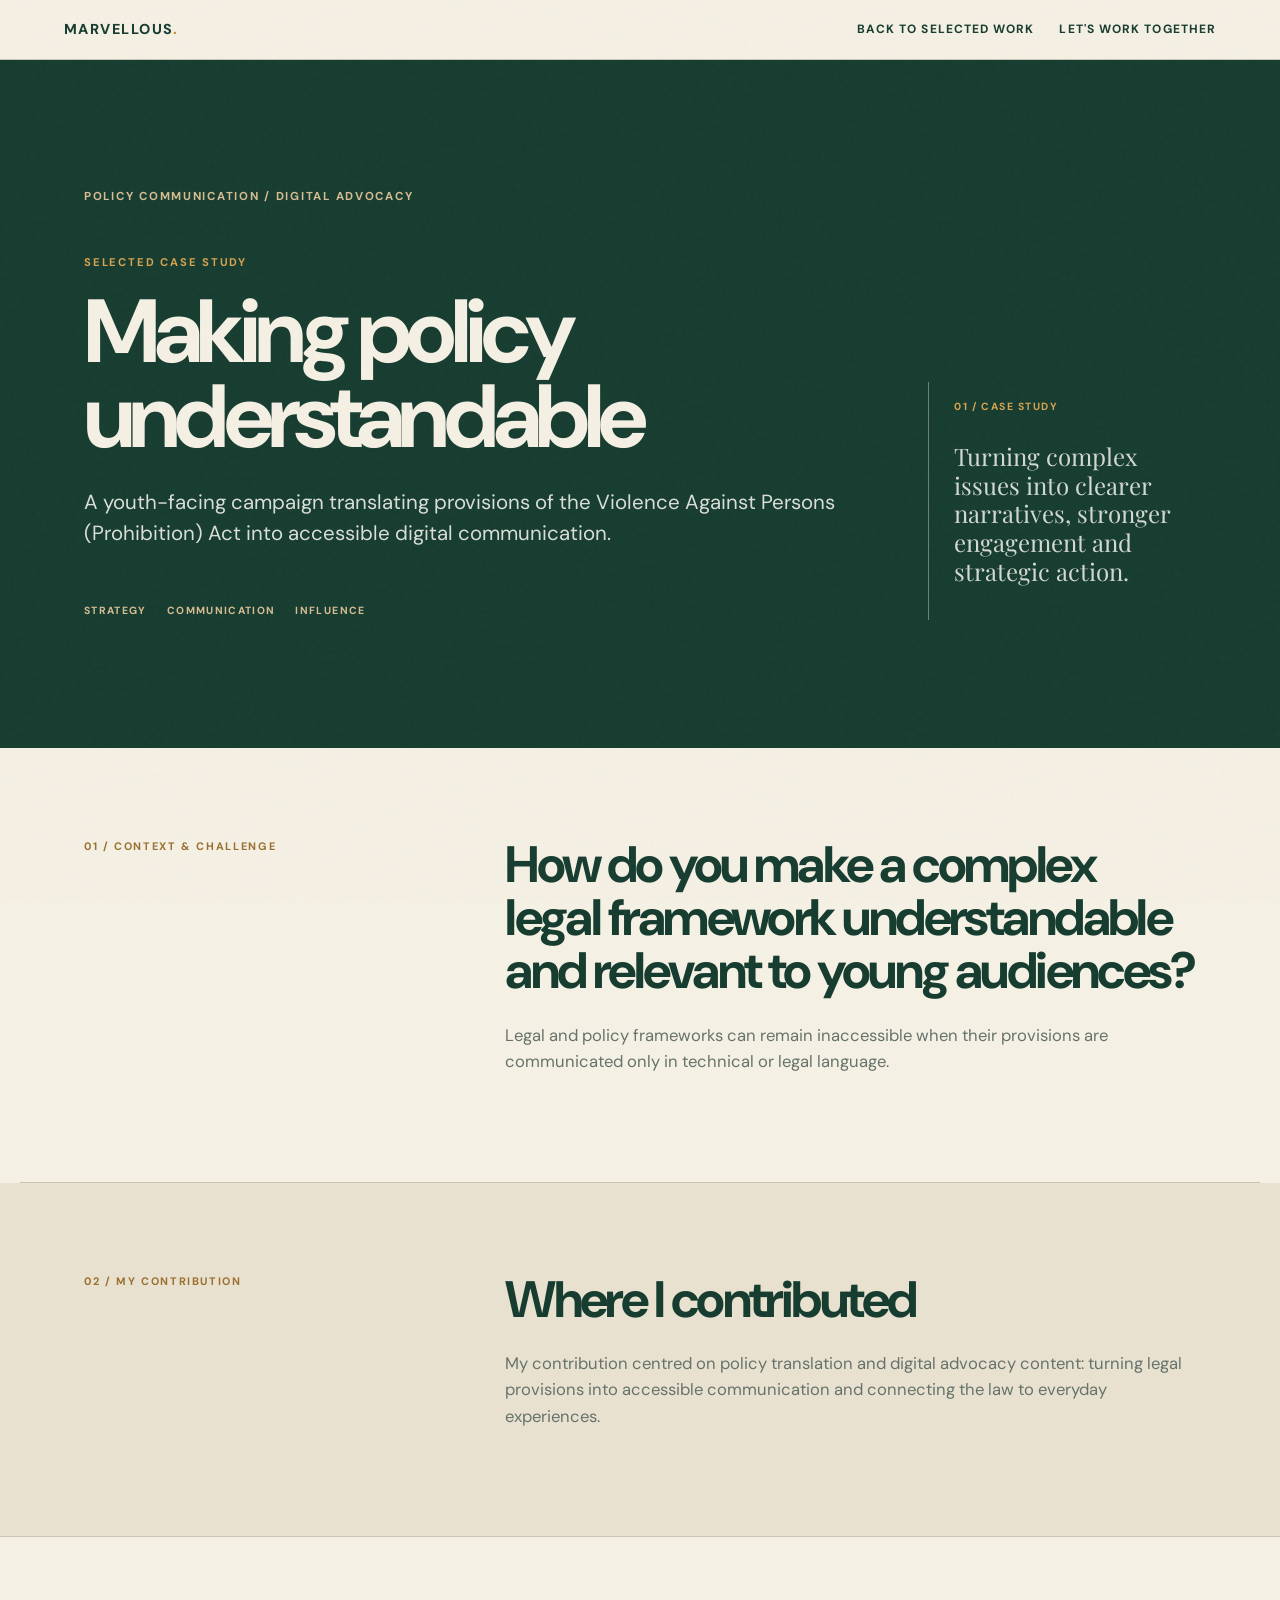
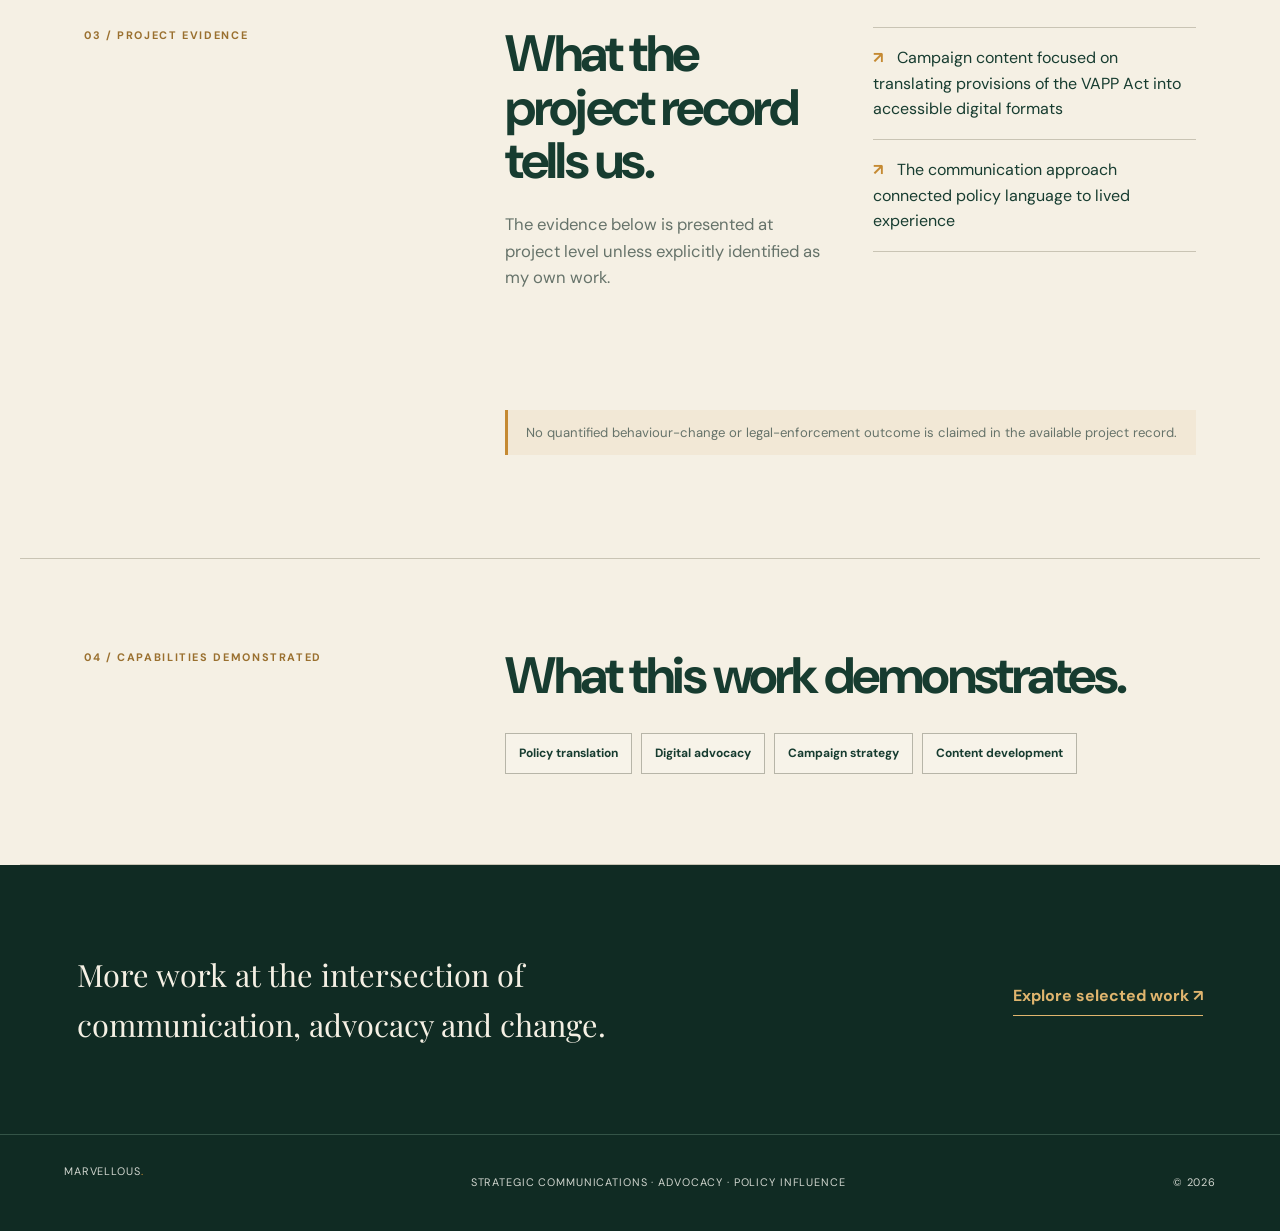
<file: case-studies/vapp-act.html>
<!doctype html>
<html lang="en"><head><meta charset="utf-8"><meta name="viewport" content="width=device-width,initial-scale=1"><meta name="description" content="A youth-facing campaign translating provisions of the Violence Against Persons (Prohibition) Act into accessible digital communication."><title>Making policy understandable — Marvellous Obot</title><link rel="stylesheet" href="../styles.css"></head>
<body class="portfolio-detail case-detail">
<header class="site-header"><a class="brand" href="../index.html">MARVELLOUS<span>.</span></a><nav class="nav"><a href="../index.html#work">Back to selected work</a><a href="../index.html#contact">Let's work together</a></nav></header>
<main>
<section class="detail-hero"><div class="detail-hero-inner"><div class="eyebrow">Policy communication / Digital advocacy</div><p class="detail-kicker">Selected case study</p><h1>Making policy understandable</h1><p class="detail-dek">A youth-facing campaign translating provisions of the Violence Against Persons (Prohibition) Act into accessible digital communication.</p><div class="detail-index"><span>STRATEGY</span><span>COMMUNICATION</span><span>INFLUENCE</span></div></div><div class="detail-side"><span class="side-mark">01 / CASE STUDY</span><p>Turning complex issues into clearer narratives, stronger engagement and strategic action.</p></div></section>
<section class="detail-section detail-split"><div class="detail-label">01 / Context & challenge</div><div><h2>How do you make a complex legal framework understandable and relevant to young audiences?</h2><p>Legal and policy frameworks can remain inaccessible when their provisions are communicated only in technical or legal language.</p></div></section>
<section class="detail-section detail-contribution"><div class="detail-label">02 / My contribution</div><div><h2>Where I contributed</h2><p>My contribution centred on policy translation and digital advocacy content: turning legal provisions into accessible communication and connecting the law to everyday experiences.</p></div></section>
<section class="detail-section"><div class="detail-label">03 / Project evidence</div><div class="evidence-layout"><div><h2>What the project record tells us.</h2><p class="detail-muted">The evidence below is presented at project level unless explicitly identified as my own work.</p></div><ul class="evidence-list"><li>Campaign content focused on translating provisions of the VAPP Act into accessible digital formats</li><li>The communication approach connected policy language to lived experience</li></ul></div><p class="evidence-note">No quantified behaviour-change or legal-enforcement outcome is claimed in the available project record.</p></section>
<section class="detail-section detail-skills"><div class="detail-label">04 / Capabilities demonstrated</div><div><h2>What this work demonstrates.</h2><div class="skill-tags"><span>Policy translation</span><span>Digital advocacy</span><span>Campaign strategy</span><span>Content development</span></div></div></section>
<section class="detail-next"><p>More work at the intersection of communication, advocacy and change.</p><a href="../index.html#work">Explore selected work ↗</a></section></main>
<footer><div>MARVELLOUS<span>.</span></div><p>Strategic Communications · Advocacy · Policy Influence</p><p>© 2026</p></footer></body></html>
</file>
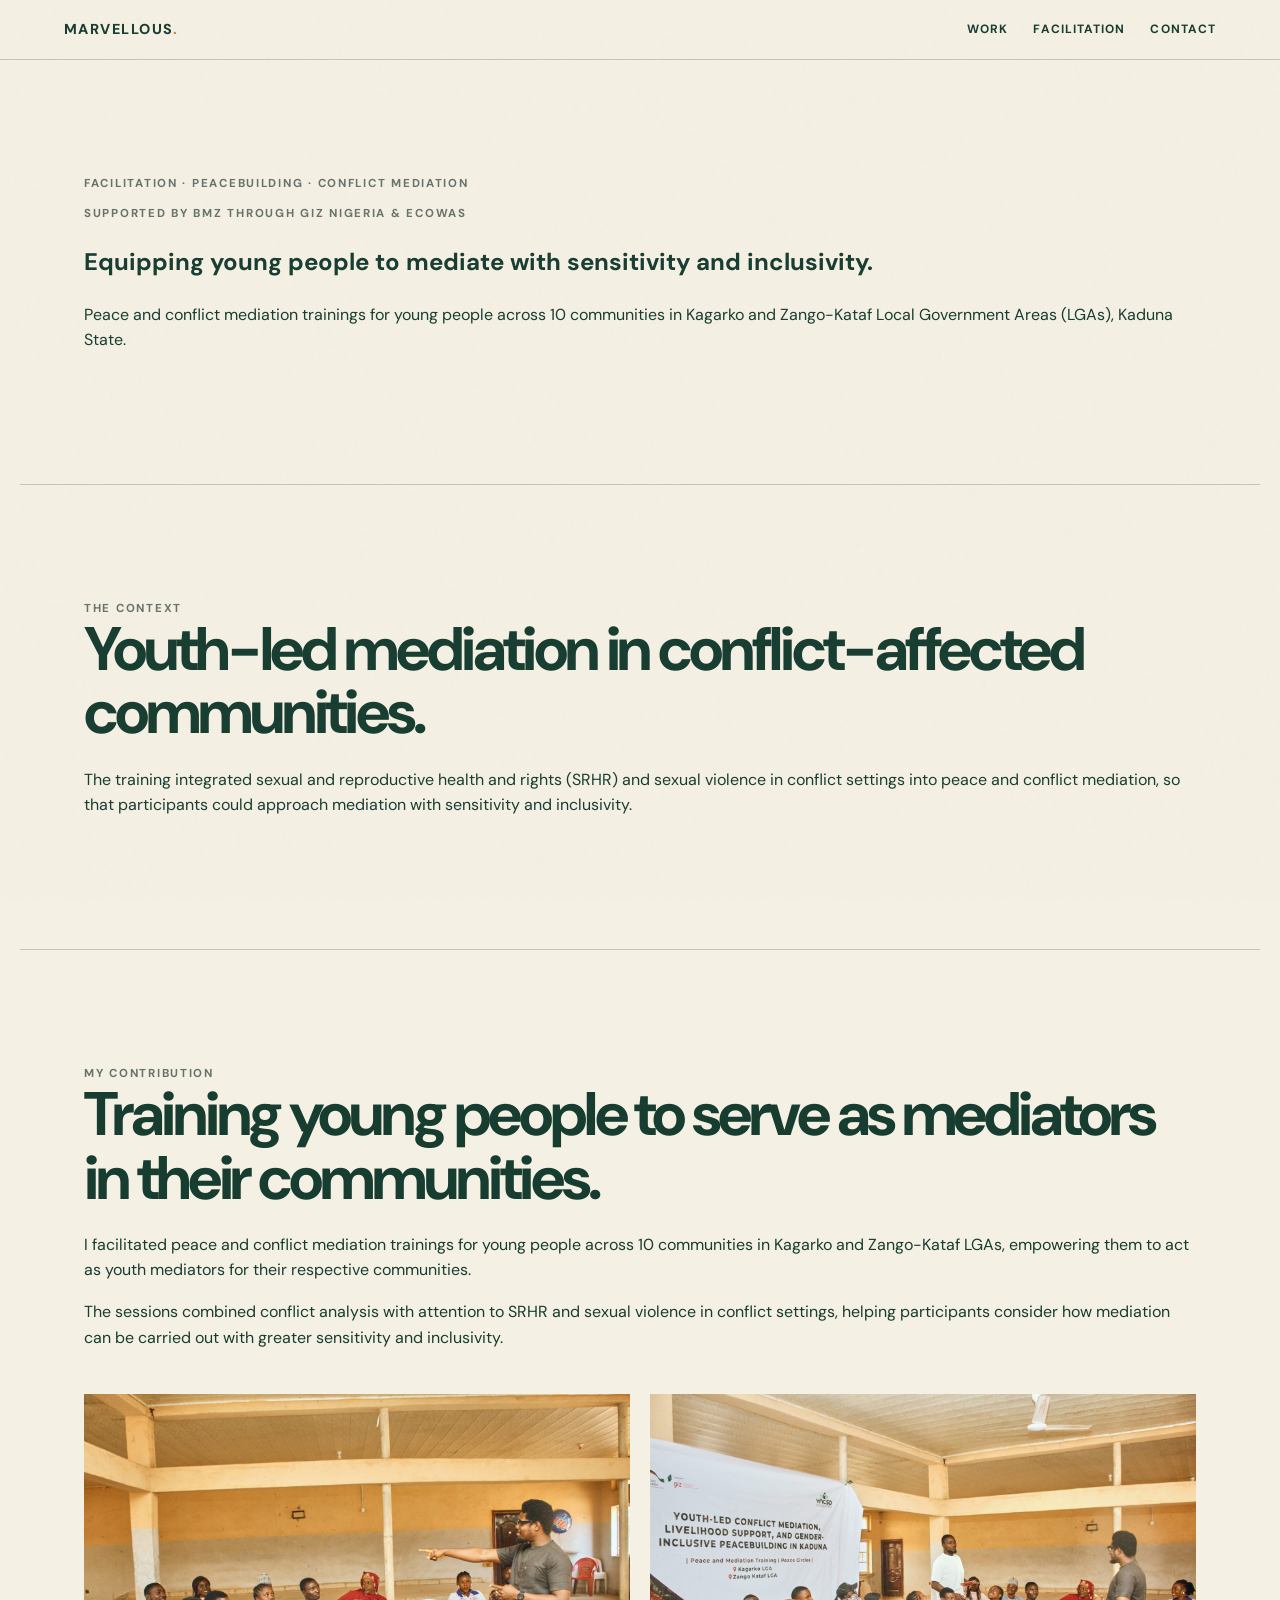
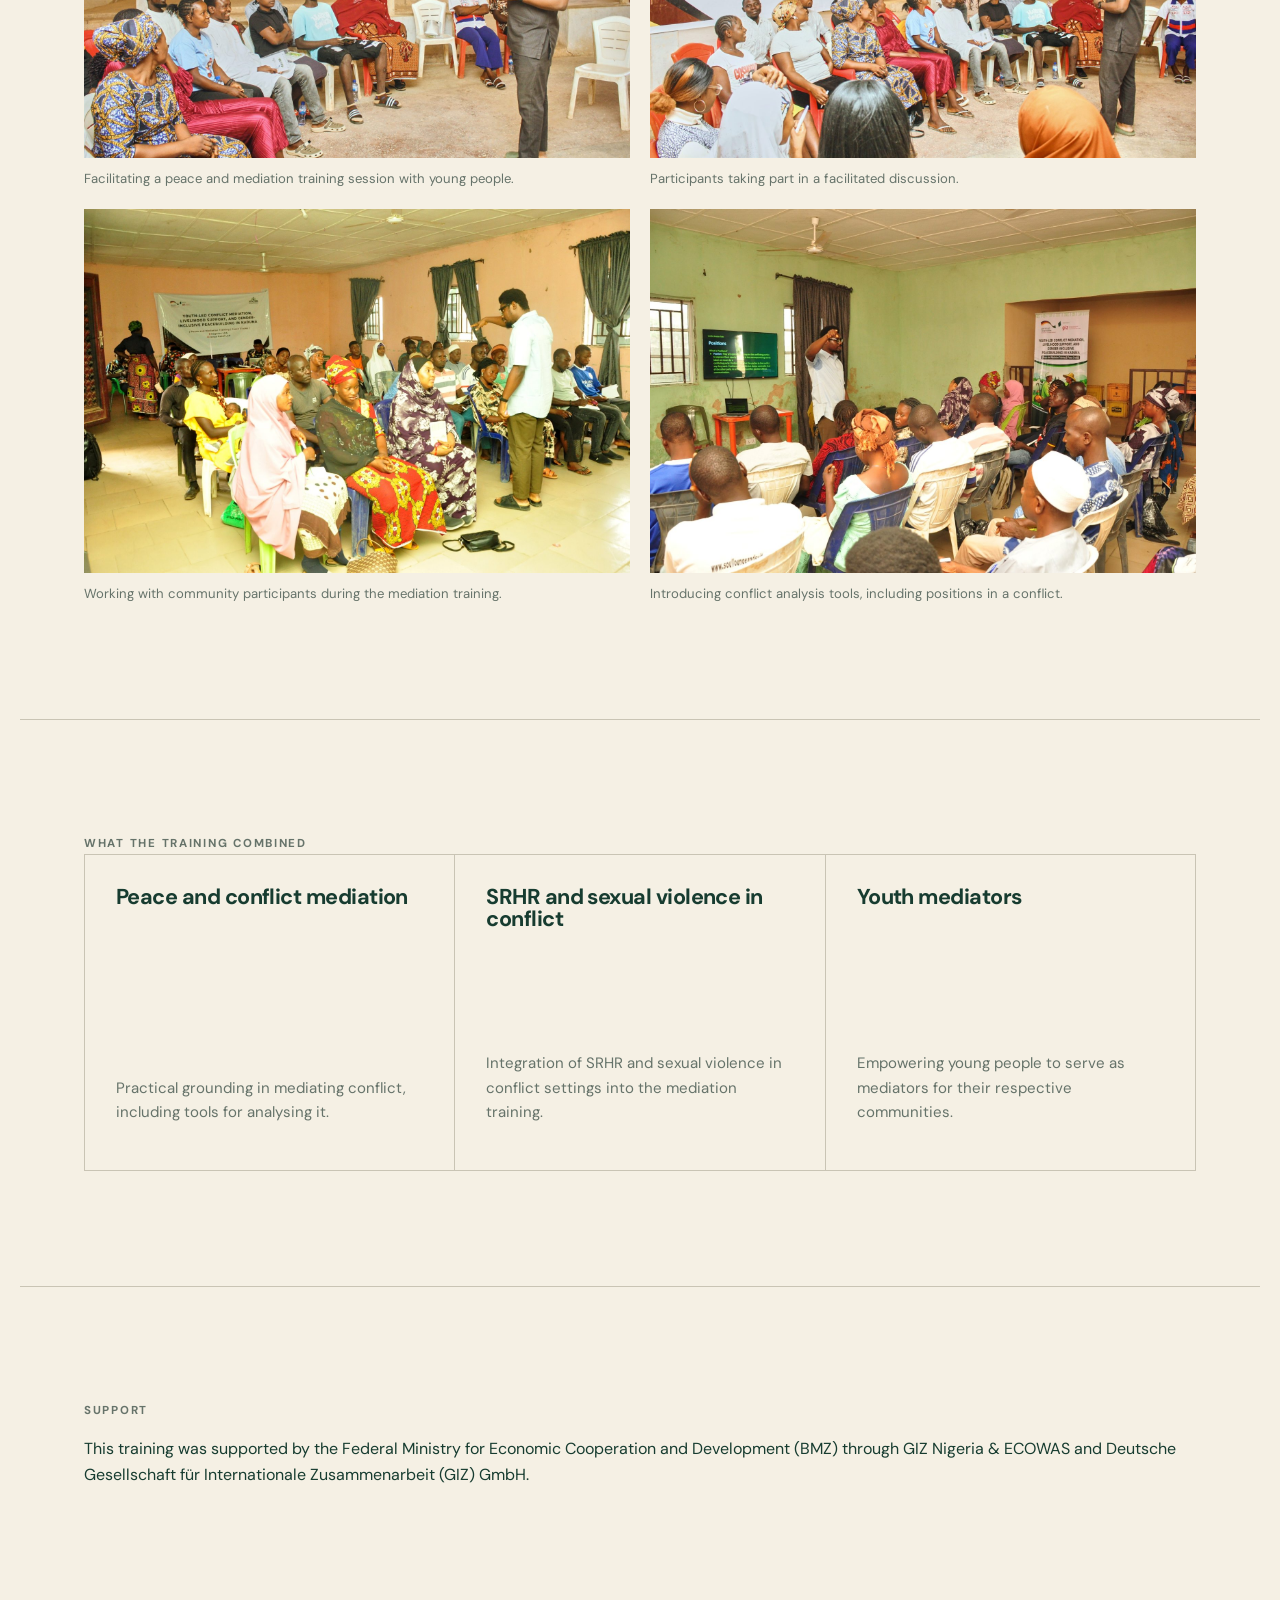
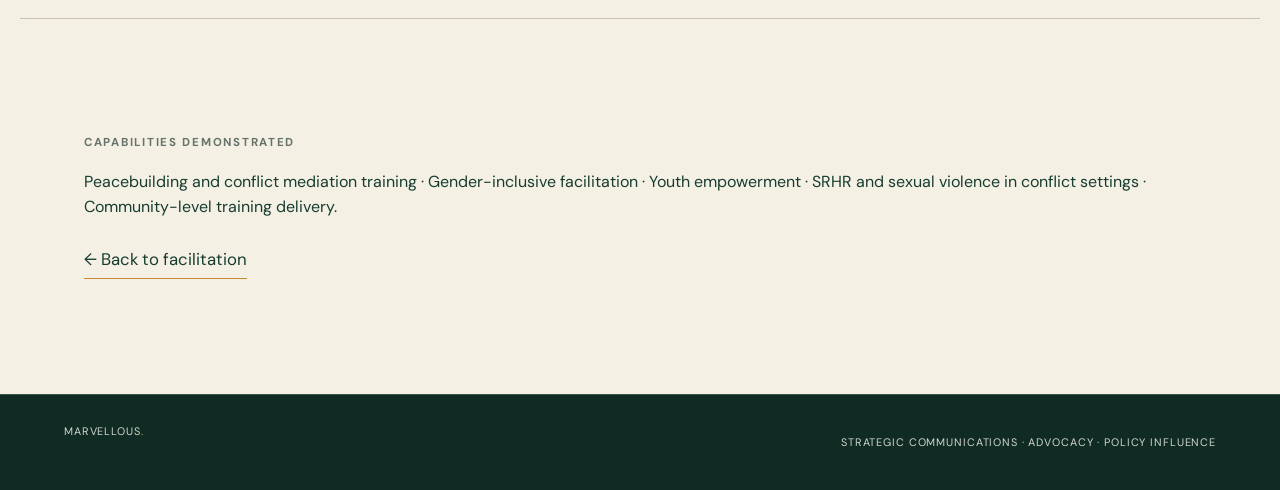
<file: facilitation/giz-youth-mediation.html>
<!doctype html>
<html lang="en"><head><meta charset="utf-8"><meta name="viewport" content="width=device-width,initial-scale=1"><meta name="description" content="Facilitating peace and conflict mediation trainings that equip young people in Kagarko and Zango-Kataf LGAs, Kaduna State, to mediate with sensitivity and inclusivity. Supported by BMZ through GIZ Nigeria & ECOWAS."><title>Youth Mediation Training — Marvellous Obot</title><link rel="stylesheet" href="../styles.css"></head>
<body><header class="site-header"><a class="brand" href="../index.html">MARVELLOUS<span>.</span></a><nav class="nav"><a href="../index.html#work">Work</a><a href="../index.html#facilitation">Facilitation</a><a href="../index.html#contact">Contact</a></nav></header>
<main class="portfolio-detail"><section class="section"><div class="section-label">FACILITATION · PEACEBUILDING · CONFLICT MEDIATION</div><p class="eyebrow">Supported by BMZ through GIZ Nigeria &amp; ECOWAS</p><h1>Equipping young people to mediate with sensitivity and inclusivity.</h1><p class="lead">Peace and conflict mediation trainings for young people across 10 communities in Kagarko and Zango-Kataf Local Government Areas (LGAs), Kaduna State.</p></section>
<section class="section"><div class="section-label">THE CONTEXT</div><h2>Youth-led mediation in conflict-affected communities.</h2><p>The training integrated sexual and reproductive health and rights (SRHR) and sexual violence in conflict settings into peace and conflict mediation, so that participants could approach mediation with sensitivity and inclusivity.</p></section>
<section class="section"><div class="section-label">MY CONTRIBUTION</div><h2>Training young people to serve as mediators in their communities.</h2><p>I facilitated peace and conflict mediation trainings for young people across 10 communities in Kagarko and Zango-Kataf LGAs, empowering them to act as youth mediators for their respective communities.</p><p>The sessions combined conflict analysis with attention to SRHR and sexual violence in conflict settings, helping participants consider how mediation can be carried out with greater sensitivity and inclusivity.</p><div class="photo-grid"><figure class="photo"><img src="../assets/giz-mediation/giz-mediation-1.jpg" alt="Marvellous Obot facilitating a peace and mediation training session, pointing toward participants seated in a semicircle" loading="lazy" width="1600" height="1066"><figcaption>Facilitating a peace and mediation training session with young people.</figcaption></figure><figure class="photo"><img src="../assets/giz-mediation/giz-mediation-2.jpg" alt="Participants smiling and engaging in a facilitated discussion in front of the training banner on youth-led conflict mediation and gender-inclusive peacebuilding in Kaduna" loading="lazy" width="1600" height="1066"><figcaption>Participants taking part in a facilitated discussion.</figcaption></figure><figure class="photo"><img src="../assets/giz-mediation/giz-mediation-3.jpg" alt="Marvellous Obot addressing a large group of community participants seated in a hall during the mediation training" loading="lazy" width="1600" height="1066"><figcaption>Working with community participants during the mediation training.</figcaption></figure><figure class="photo"><img src="../assets/giz-mediation/giz-mediation-4.jpg" alt="Marvellous Obot presenting conflict analysis tools to participants, with a slide on positions displayed on a screen" loading="lazy" width="1600" height="1066"><figcaption>Introducing conflict analysis tools, including positions in a conflict.</figcaption></figure></div></section>
<section class="section"><div class="section-label">WHAT THE TRAINING COMBINED</div><div class="work-grid"><article class="card"><h3>Peace and conflict mediation</h3><p>Practical grounding in mediating conflict, including tools for analysing it.</p></article><article class="card"><h3>SRHR and sexual violence in conflict</h3><p>Integration of SRHR and sexual violence in conflict settings into the mediation training.</p></article><article class="card"><h3>Youth mediators</h3><p>Empowering young people to serve as mediators for their respective communities.</p></article></div></section>
<section class="section"><div class="section-label">SUPPORT</div><p>This training was supported by the <a href="https://www.linkedin.com/company/bmz-bund/" target="_blank" rel="noopener">Federal Ministry for Economic Cooperation and Development (BMZ)</a> through <a href="https://www.linkedin.com/company/giz-nigeria-ecowas/" target="_blank" rel="noopener">GIZ Nigeria &amp; ECOWAS</a> and <a href="https://www.linkedin.com/company/gizgmbh/" target="_blank" rel="noopener">Deutsche Gesellschaft für Internationale Zusammenarbeit (GIZ) GmbH</a>.</p></section>
<section class="section"><div class="section-label">CAPABILITIES DEMONSTRATED</div><p>Peacebuilding and conflict mediation training · Gender-inclusive facilitation · Youth empowerment · SRHR and sexual violence in conflict settings · Community-level training delivery.</p><a class="contact-link" href="../index.html#facilitation">← Back to facilitation</a></section></main><footer><div>MARVELLOUS<span>.</span></div><p>Strategic Communications · Advocacy · Policy Influence</p></footer></body></html>
</file>
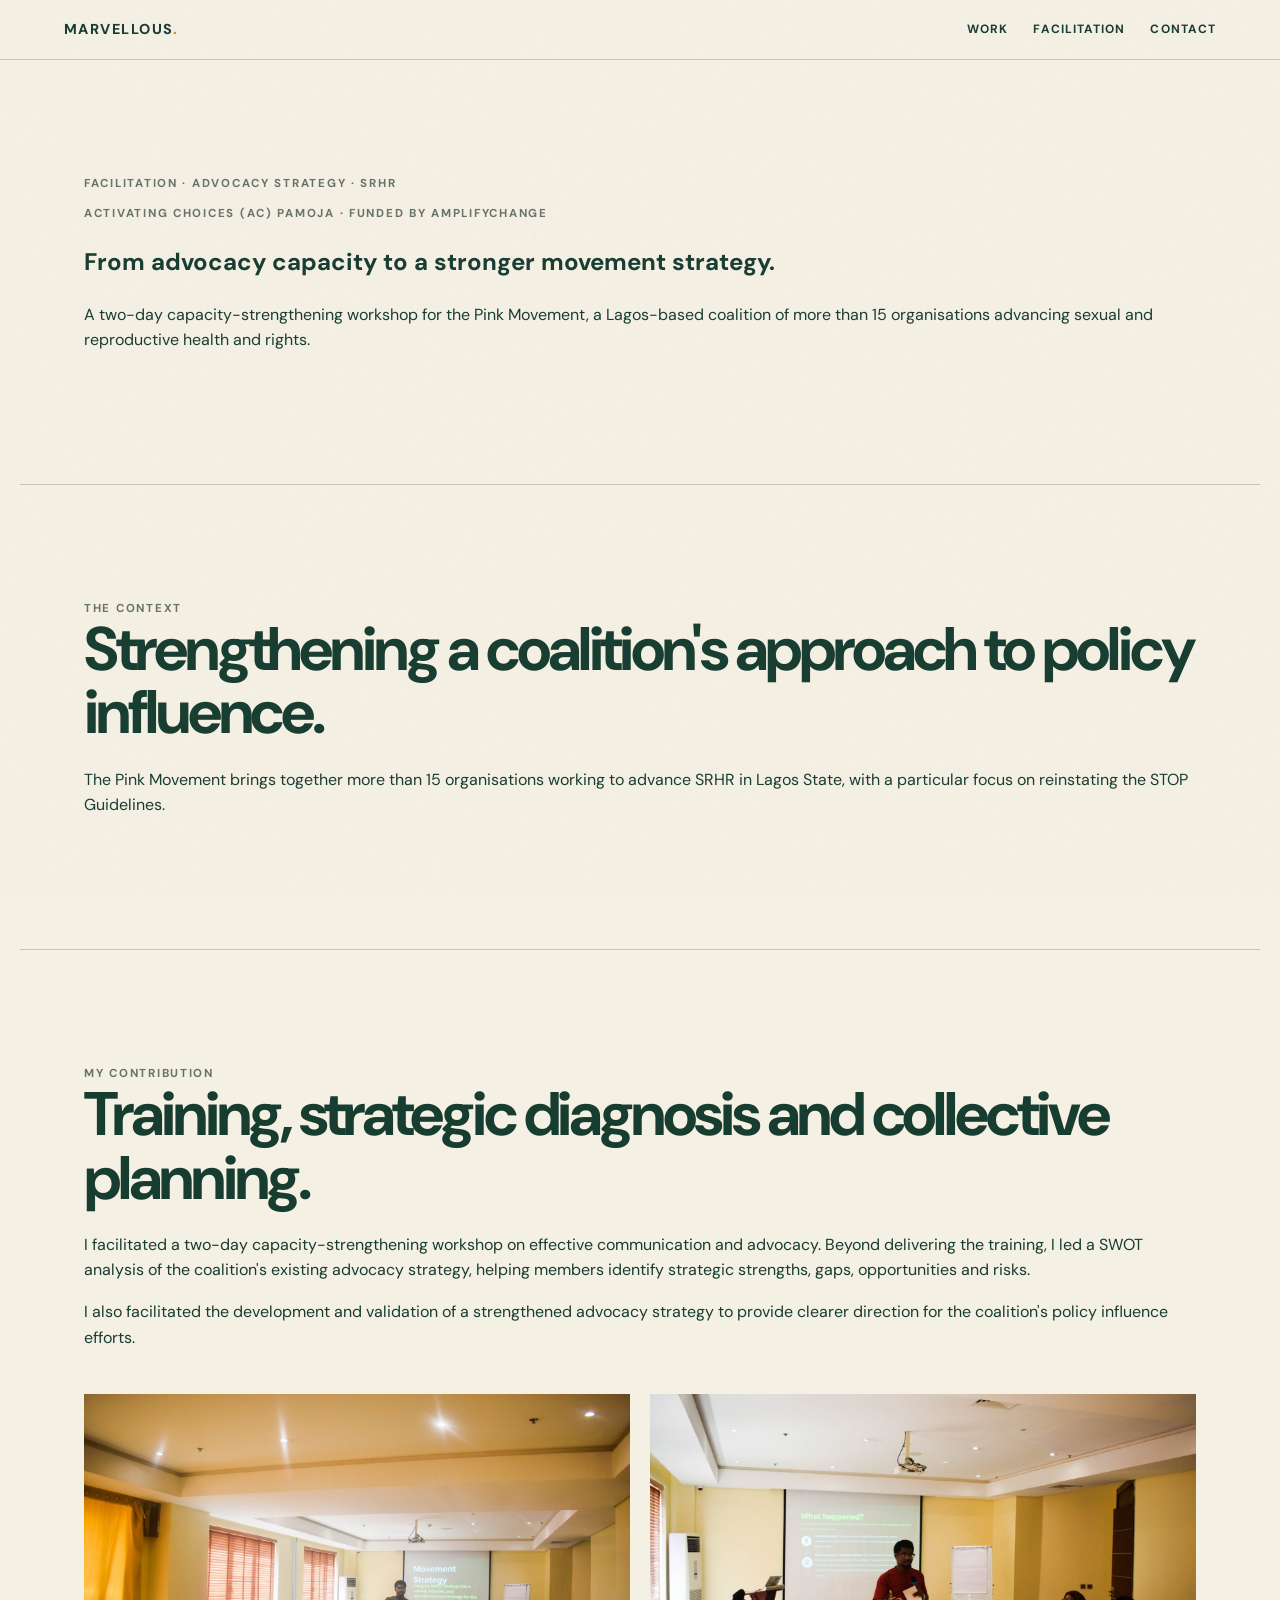
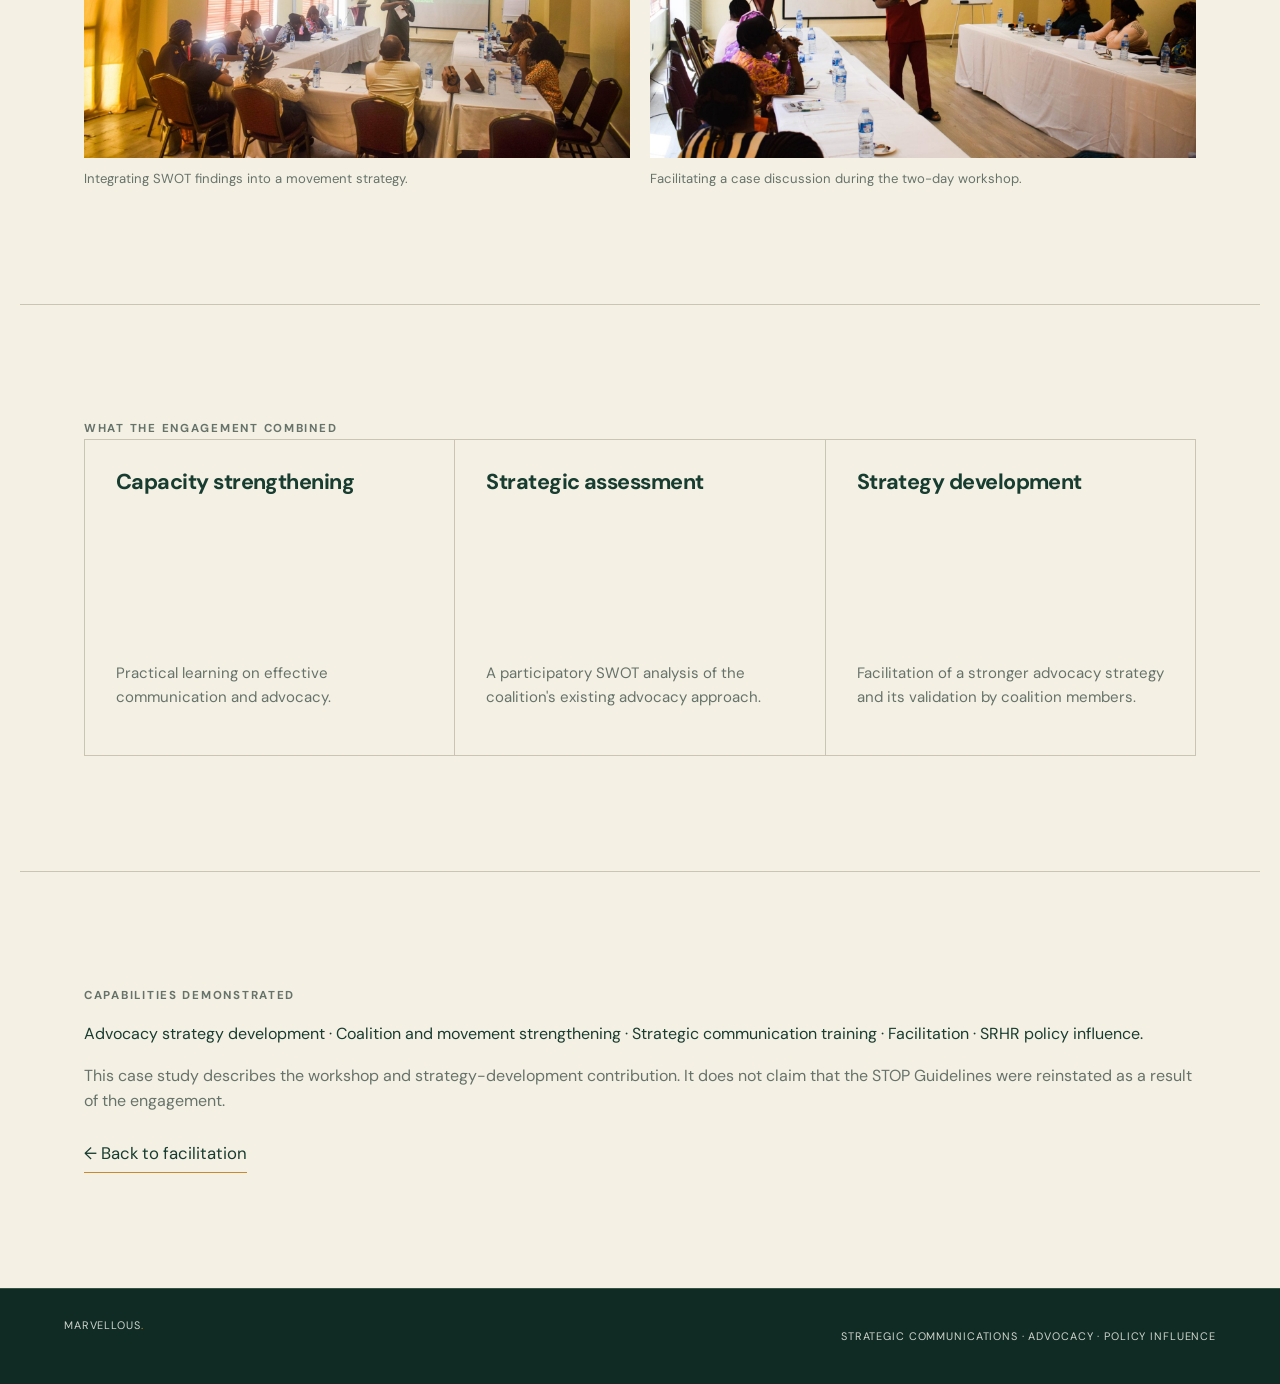
<file: facilitation/pink-movement.html>
<!doctype html>
<html lang="en"><head><meta charset="utf-8"><meta name="viewport" content="width=device-width,initial-scale=1"><meta name="description" content="Facilitating advocacy capacity strengthening and strategy development for the Pink Movement under Activating Choices (AC) PAMOJA, funded by AmplifyChange."><title>Pink Movement — Marvellous Obot</title><link rel="stylesheet" href="../styles.css"></head>
<body><header class="site-header"><a class="brand" href="../index.html">MARVELLOUS<span>.</span></a><nav class="nav"><a href="../index.html#work">Work</a><a href="../index.html#facilitation">Facilitation</a><a href="../index.html#contact">Contact</a></nav></header>
<main class="portfolio-detail"><section class="section"><div class="section-label">FACILITATION · ADVOCACY STRATEGY · SRHR</div><p class="eyebrow">Activating Choices (AC) PAMOJA · Funded by AmplifyChange</p><h1>From advocacy capacity to a stronger movement strategy.</h1><p class="lead">A two-day capacity-strengthening workshop for the Pink Movement, a Lagos-based coalition of more than 15 organisations advancing sexual and reproductive health and rights.</p></section>
<section class="section"><div class="section-label">THE CONTEXT</div><h2>Strengthening a coalition's approach to policy influence.</h2><p>The Pink Movement brings together more than 15 organisations working to advance SRHR in Lagos State, with a particular focus on reinstating the STOP Guidelines.</p></section>
<section class="section"><div class="section-label">MY CONTRIBUTION</div><h2>Training, strategic diagnosis and collective planning.</h2><p>I facilitated a two-day capacity-strengthening workshop on effective communication and advocacy. Beyond delivering the training, I led a SWOT analysis of the coalition's existing advocacy strategy, helping members identify strategic strengths, gaps, opportunities and risks.</p><p>I also facilitated the development and validation of a strengthened advocacy strategy to provide clearer direction for the coalition's policy influence efforts.</p><div class="photo-grid"><figure class="photo"><img src="../assets/pink-movement/pink-movement-workshop-1.jpg" alt="Marvellous Obot facilitating a session on movement strategy with Pink Movement coalition members seated around a U-shaped table" loading="lazy" width="1600" height="1066"><figcaption>Integrating SWOT findings into a movement strategy.</figcaption></figure><figure class="photo"><img src="../assets/pink-movement/pink-movement-workshop-2.jpg" alt="Marvellous Obot presenting a case discussion to workshop participants, with a slide on screen and a flip chart beside it" loading="lazy" width="1600" height="1066"><figcaption>Facilitating a case discussion during the two-day workshop.</figcaption></figure></div></section>
<section class="section"><div class="section-label">WHAT THE ENGAGEMENT COMBINED</div><div class="work-grid"><article class="card"><h3>Capacity strengthening</h3><p>Practical learning on effective communication and advocacy.</p></article><article class="card"><h3>Strategic assessment</h3><p>A participatory SWOT analysis of the coalition's existing advocacy approach.</p></article><article class="card"><h3>Strategy development</h3><p>Facilitation of a stronger advocacy strategy and its validation by coalition members.</p></article></div></section>
<section class="section"><div class="section-label">CAPABILITIES DEMONSTRATED</div><p>Advocacy strategy development · Coalition and movement strengthening · Strategic communication training · Facilitation · SRHR policy influence.</p><p class="muted">This case study describes the workshop and strategy-development contribution. It does not claim that the STOP Guidelines were reinstated as a result of the engagement.</p><a class="contact-link" href="../index.html#facilitation">← Back to facilitation</a></section></main><footer><div>MARVELLOUS<span>.</span></div><p>Strategic Communications · Advocacy · Policy Influence</p></footer></body></html>
</file>
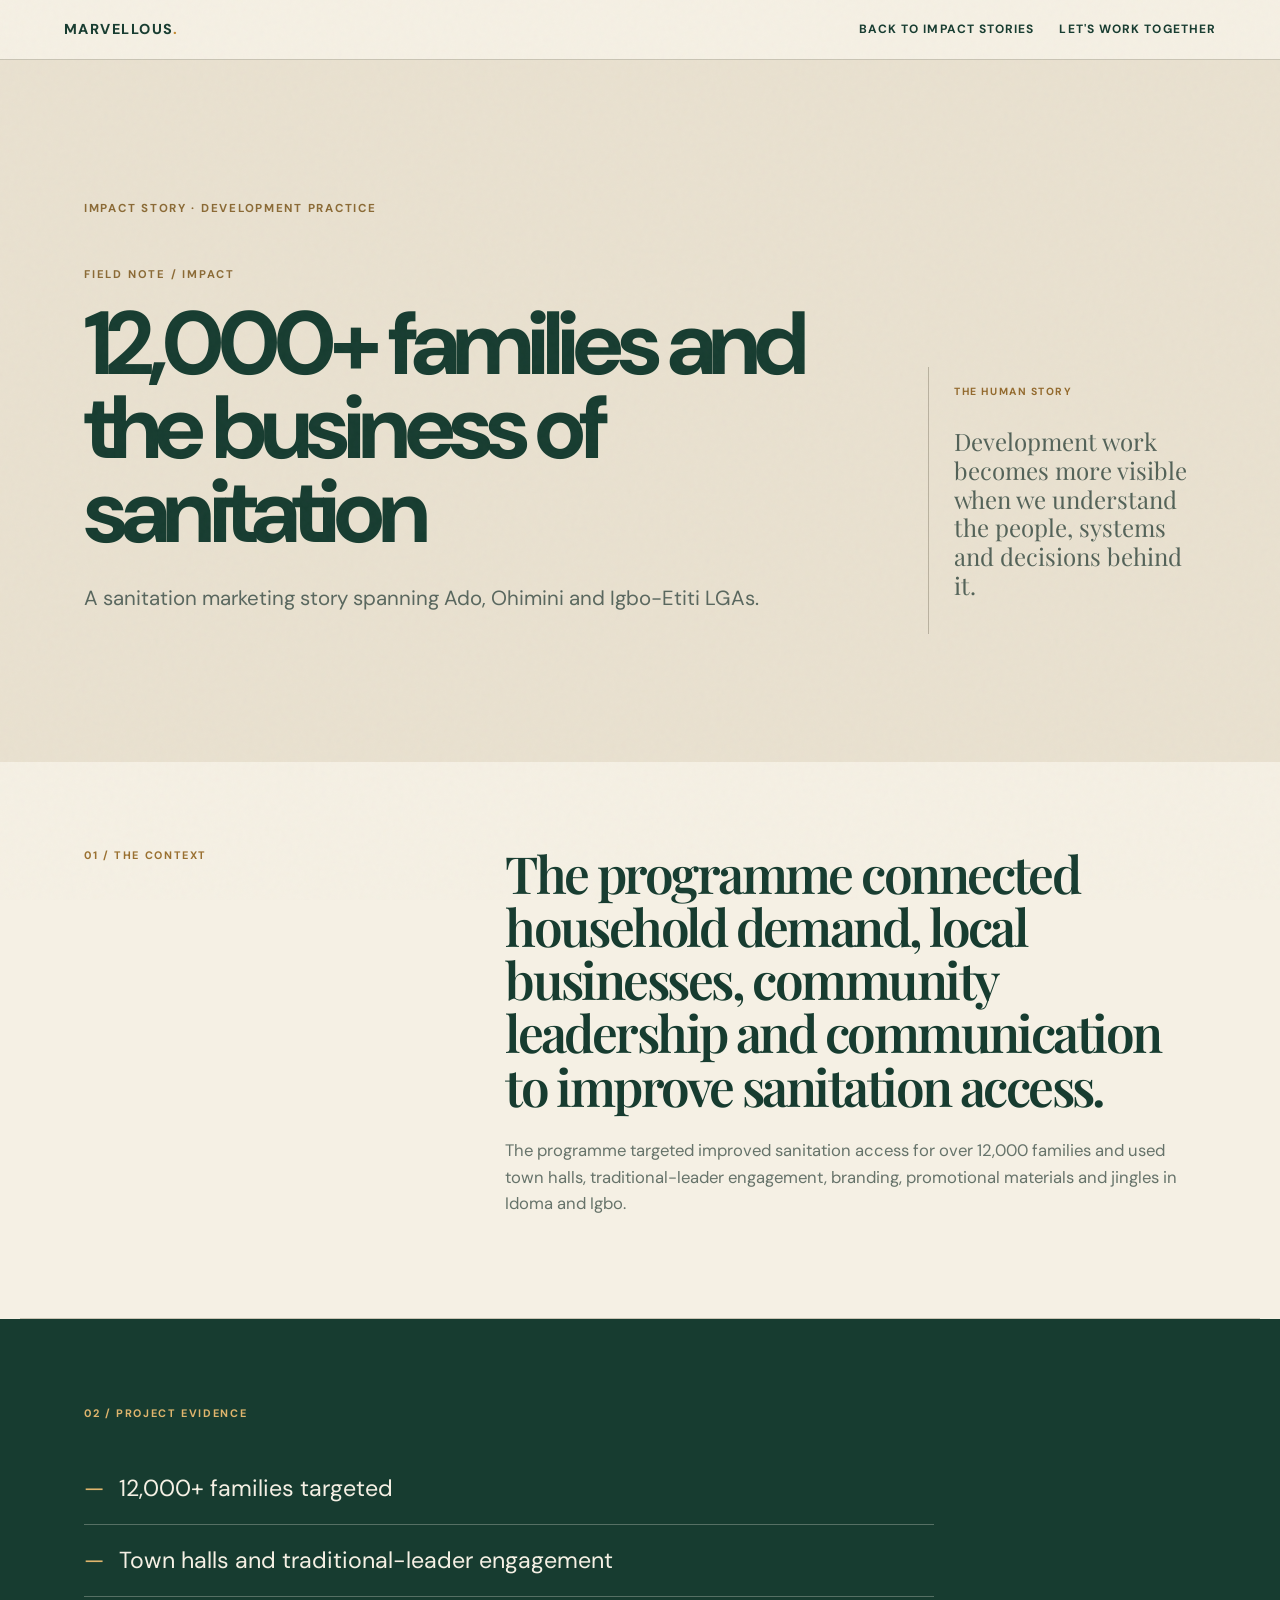
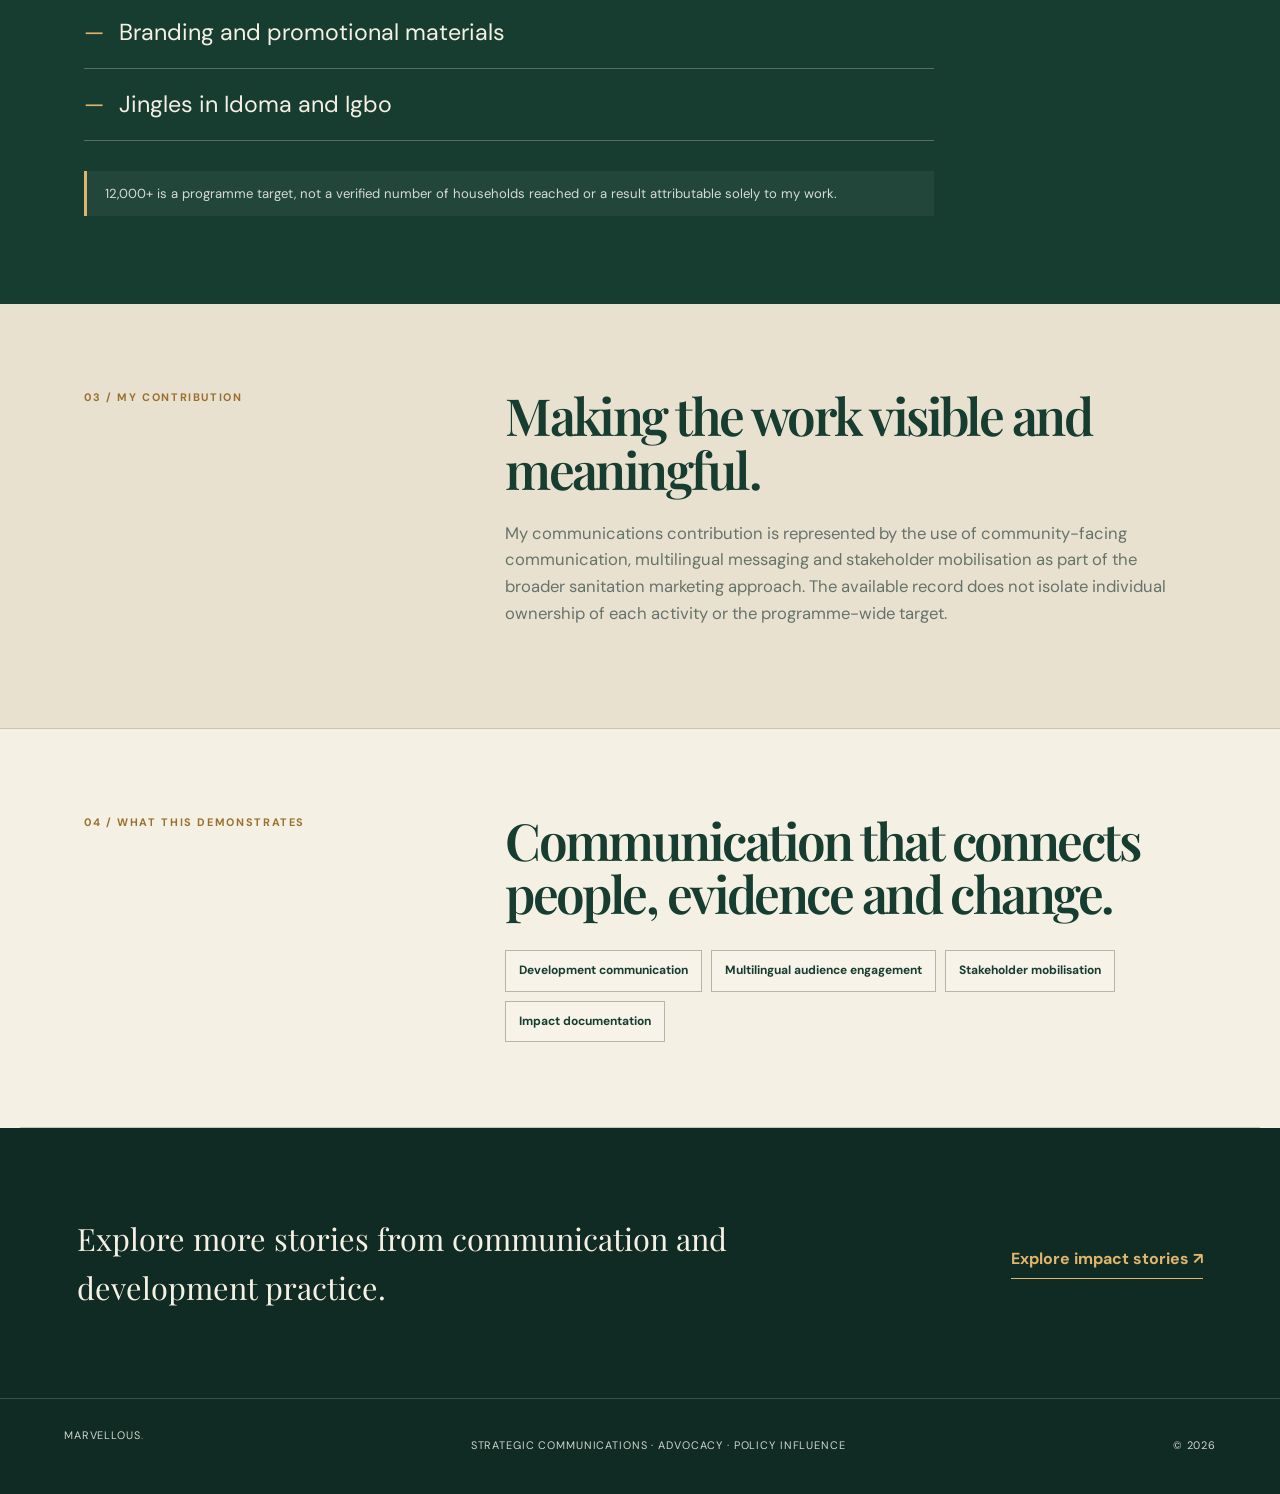
<file: impact/12000-families.html>
<!doctype html>
<html lang="en"><head><meta charset="utf-8"><meta name="viewport" content="width=device-width,initial-scale=1"><meta name="description" content="A sanitation marketing story spanning Ado, Ohimini and Igbo-Etiti LGAs."><title>12,000+ families and the business of sanitation — Marvellous Obot</title><link rel="stylesheet" href="../styles.css"></head>
<body class="portfolio-detail impact-detail">
<header class="site-header"><a class="brand" href="../index.html">MARVELLOUS<span>.</span></a><nav class="nav"><a href="../index.html#impact">Back to impact stories</a><a href="../index.html#contact">Let's work together</a></nav></header>
<main>
<section class="story-hero"><div class="story-hero-inner"><p class="eyebrow">Impact story · Development practice</p><p class="story-index">FIELD NOTE / IMPACT</p><h1>12,000+ families and the business of sanitation</h1><p class="story-dek">A sanitation marketing story spanning Ado, Ohimini and Igbo-Etiti LGAs.</p></div><div class="story-aside"><span>THE HUMAN STORY</span><p>Development work becomes more visible when we understand the people, systems and decisions behind it.</p></div></section>
<section class="story-body"><div class="story-label">01 / The context</div><div><h2>The programme connected household demand, local businesses, community leadership and communication to improve sanitation access.</h2><p>The programme targeted improved sanitation access for over 12,000 families and used town halls, traditional-leader engagement, branding, promotional materials and jingles in Idoma and Igbo.</p></div></section>
<section class="story-highlight"><p class="story-label">02 / Project evidence</p><ul><li>12,000+ families targeted</li><li>Town halls and traditional-leader engagement</li><li>Branding and promotional materials</li><li>Jingles in Idoma and Igbo</li></ul><p class="evidence-note">12,000+ is a programme target, not a verified number of households reached or a result attributable solely to my work.</p></section>
<section class="story-body story-contribution"><div class="story-label">03 / My contribution</div><div><h2>Making the work visible and meaningful.</h2><p>My communications contribution is represented by the use of community-facing communication, multilingual messaging and stakeholder mobilisation as part of the broader sanitation marketing approach. The available record does not isolate individual ownership of each activity or the programme-wide target.</p></div></section>
<section class="story-body"><div class="story-label">04 / What this demonstrates</div><div><h2>Communication that connects people, evidence and change.</h2><div class="skill-tags"><span>Development communication</span><span>Multilingual audience engagement</span><span>Stakeholder mobilisation</span><span>Impact documentation</span></div></div></section>
<section class="detail-next"><p>Explore more stories from communication and development practice.</p><a href="../index.html#impact">Explore impact stories ↗</a></section></main>
<footer><div>MARVELLOUS<span>.</span></div><p>Strategic Communications · Advocacy · Policy Influence</p><p>© 2026</p></footer></body></html>
</file>
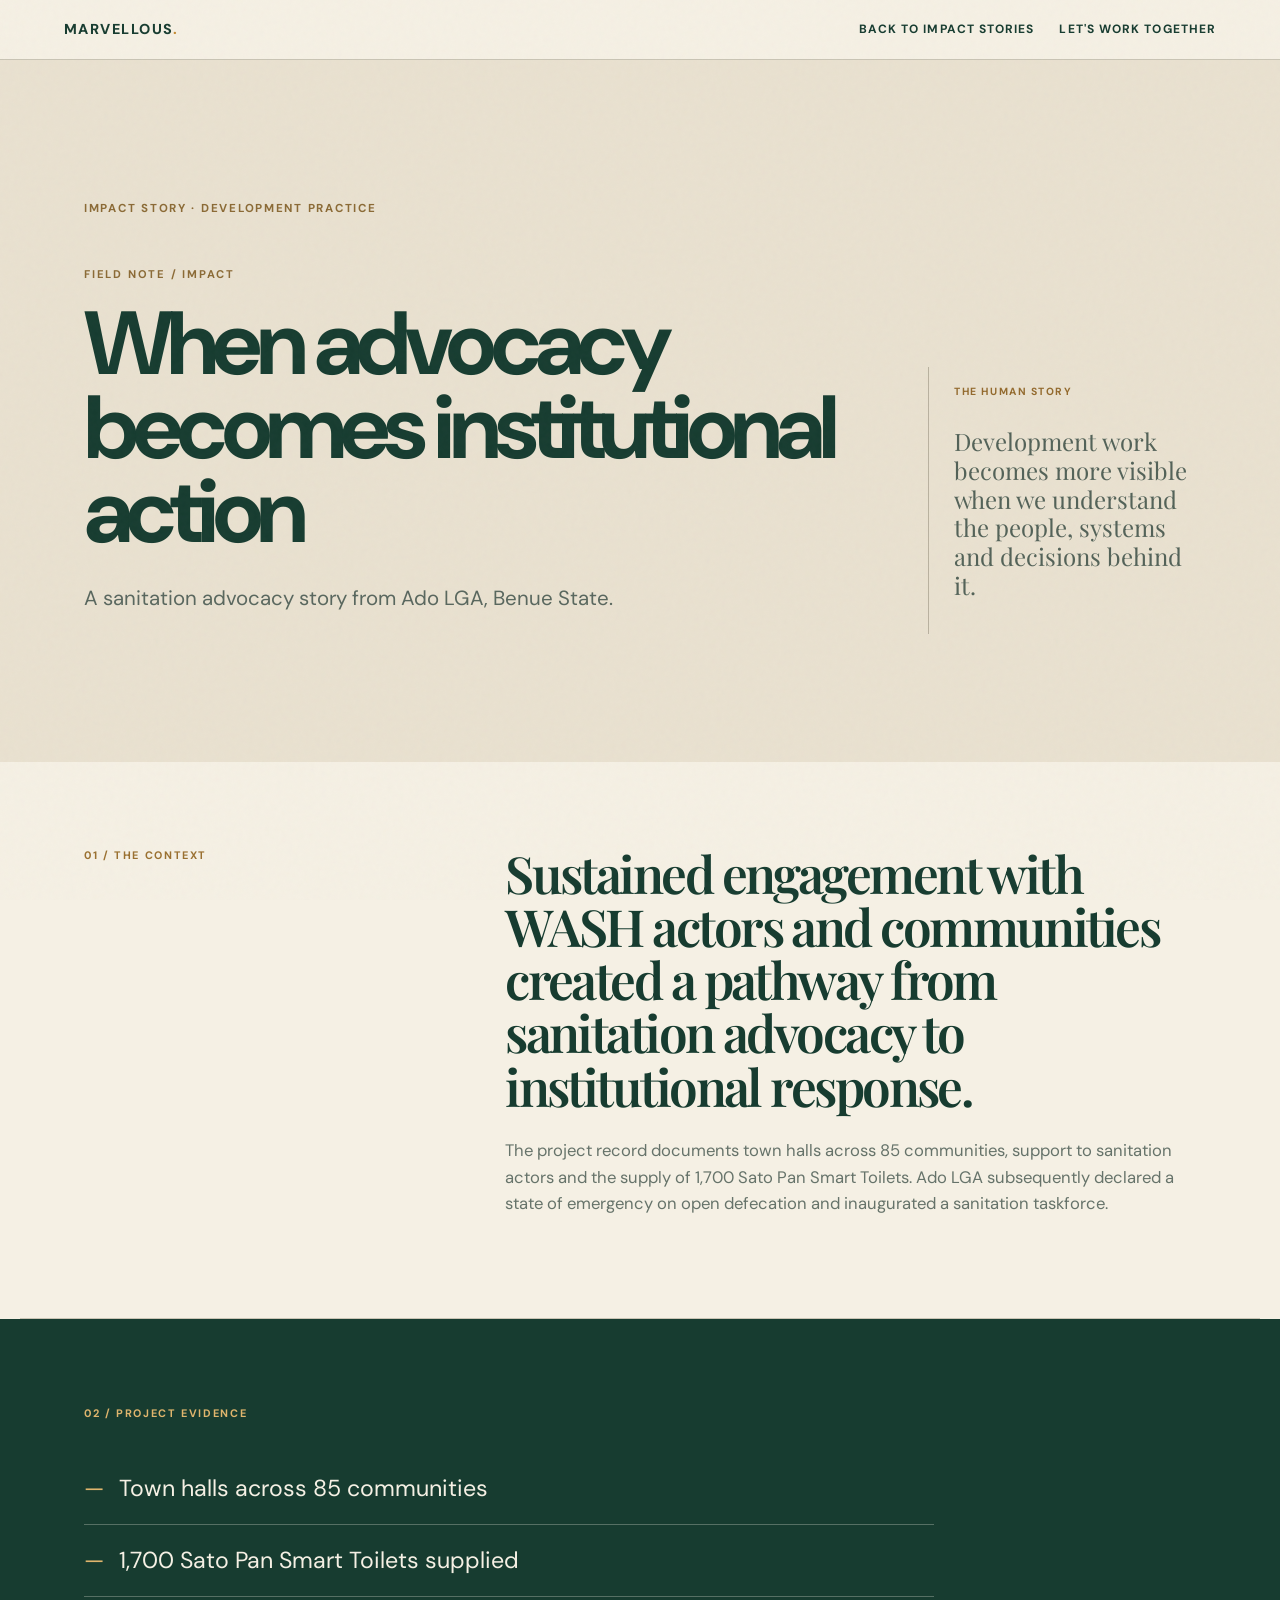
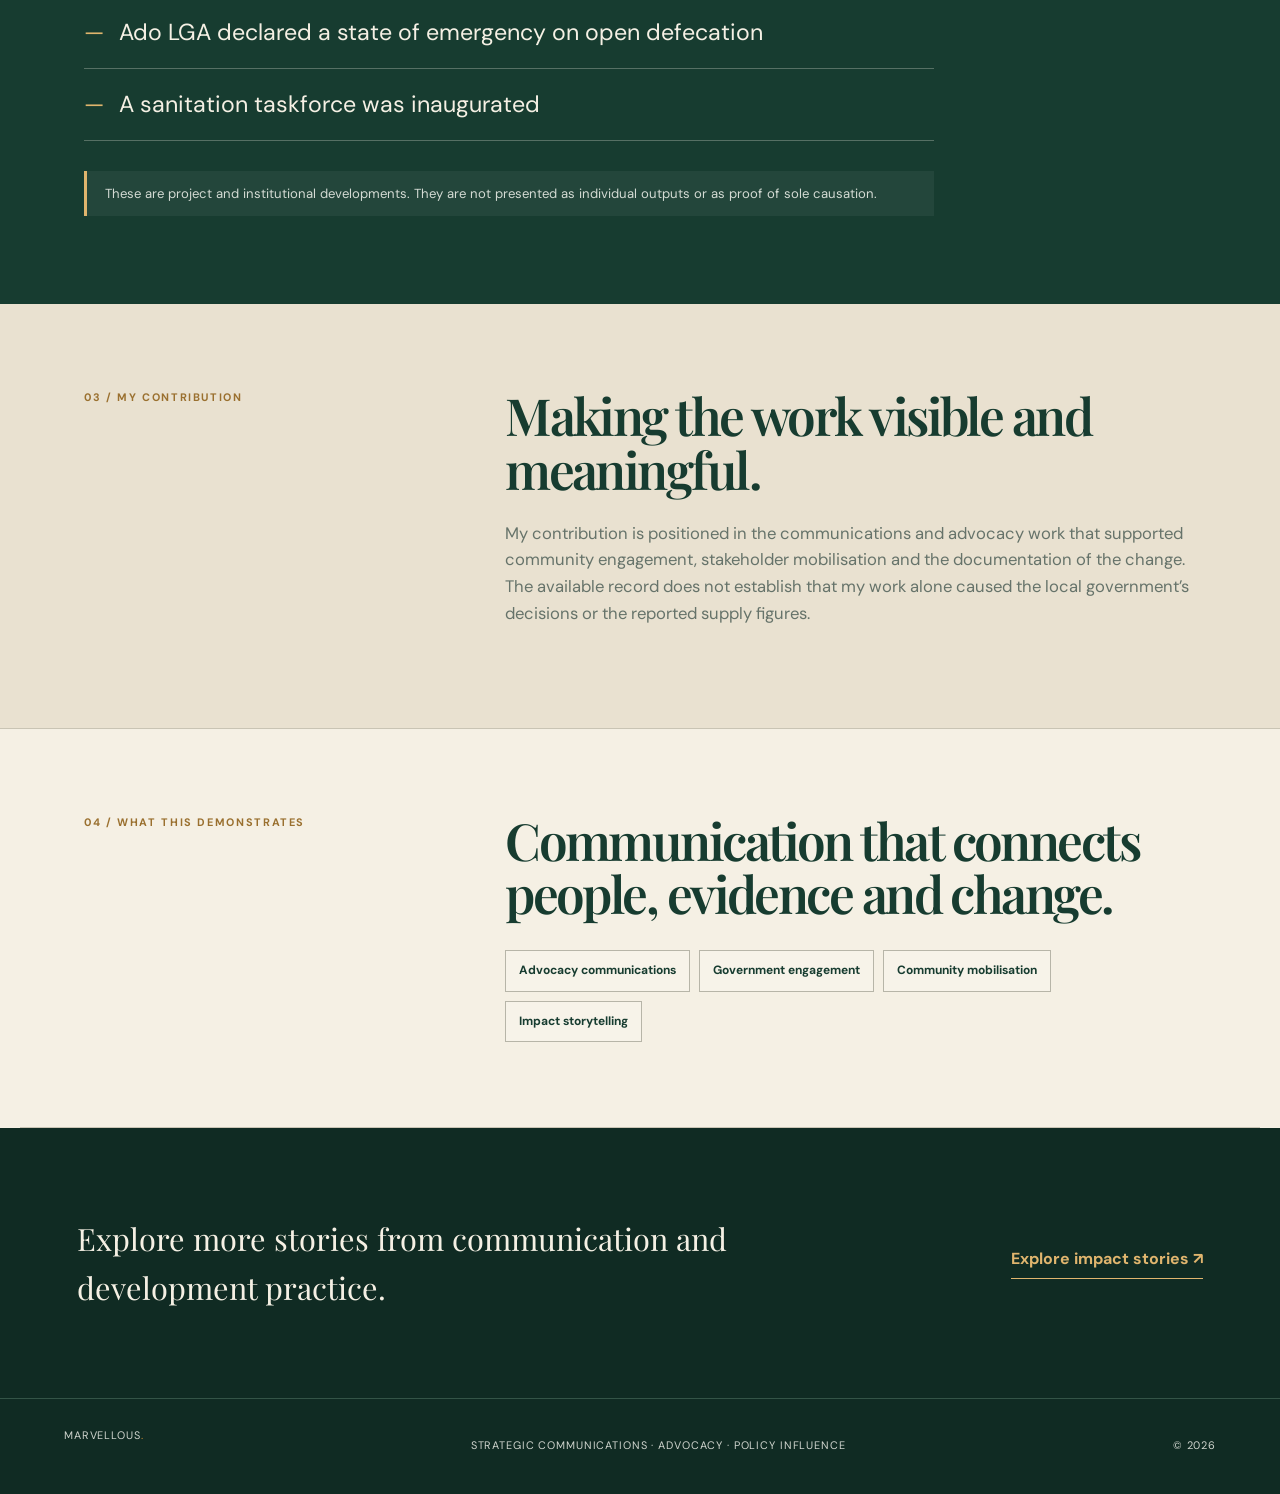
<file: impact/ado-sanitation-taskforce.html>
<!doctype html>
<html lang="en"><head><meta charset="utf-8"><meta name="viewport" content="width=device-width,initial-scale=1"><meta name="description" content="A sanitation advocacy story from Ado LGA, Benue State."><title>When advocacy becomes institutional action — Marvellous Obot</title><link rel="stylesheet" href="../styles.css"></head>
<body class="portfolio-detail impact-detail">
<header class="site-header"><a class="brand" href="../index.html">MARVELLOUS<span>.</span></a><nav class="nav"><a href="../index.html#impact">Back to impact stories</a><a href="../index.html#contact">Let's work together</a></nav></header>
<main>
<section class="story-hero"><div class="story-hero-inner"><p class="eyebrow">Impact story · Development practice</p><p class="story-index">FIELD NOTE / IMPACT</p><h1>When advocacy becomes institutional action</h1><p class="story-dek">A sanitation advocacy story from Ado LGA, Benue State.</p></div><div class="story-aside"><span>THE HUMAN STORY</span><p>Development work becomes more visible when we understand the people, systems and decisions behind it.</p></div></section>
<section class="story-body"><div class="story-label">01 / The context</div><div><h2>Sustained engagement with WASH actors and communities created a pathway from sanitation advocacy to institutional response.</h2><p>The project record documents town halls across 85 communities, support to sanitation actors and the supply of 1,700 Sato Pan Smart Toilets. Ado LGA subsequently declared a state of emergency on open defecation and inaugurated a sanitation taskforce.</p></div></section>
<section class="story-highlight"><p class="story-label">02 / Project evidence</p><ul><li>Town halls across 85 communities</li><li>1,700 Sato Pan Smart Toilets supplied</li><li>Ado LGA declared a state of emergency on open defecation</li><li>A sanitation taskforce was inaugurated</li></ul><p class="evidence-note">These are project and institutional developments. They are not presented as individual outputs or as proof of sole causation.</p></section>
<section class="story-body story-contribution"><div class="story-label">03 / My contribution</div><div><h2>Making the work visible and meaningful.</h2><p>My contribution is positioned in the communications and advocacy work that supported community engagement, stakeholder mobilisation and the documentation of the change. The available record does not establish that my work alone caused the local government’s decisions or the reported supply figures.</p></div></section>
<section class="story-body"><div class="story-label">04 / What this demonstrates</div><div><h2>Communication that connects people, evidence and change.</h2><div class="skill-tags"><span>Advocacy communications</span><span>Government engagement</span><span>Community mobilisation</span><span>Impact storytelling</span></div></div></section>
<section class="detail-next"><p>Explore more stories from communication and development practice.</p><a href="../index.html#impact">Explore impact stories ↗</a></section></main>
<footer><div>MARVELLOUS<span>.</span></div><p>Strategic Communications · Advocacy · Policy Influence</p><p>© 2026</p></footer></body></html>
</file>
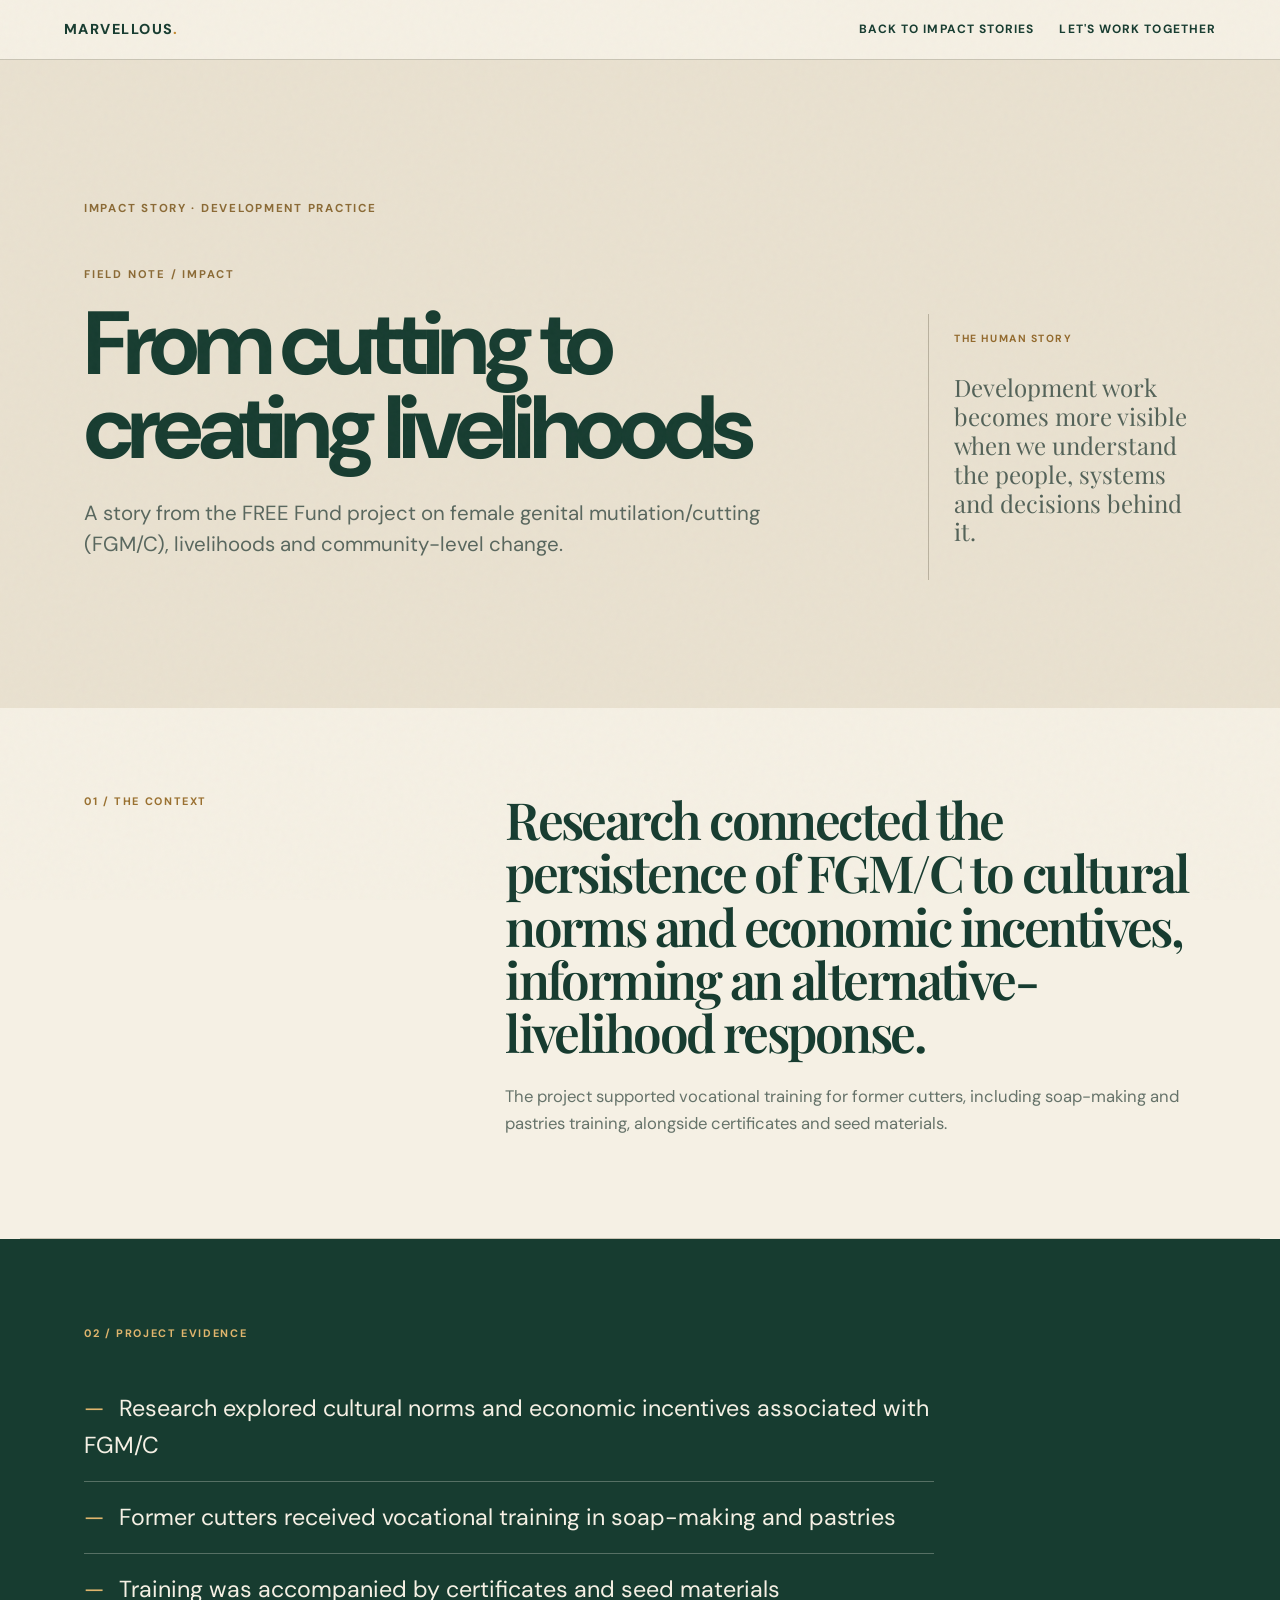
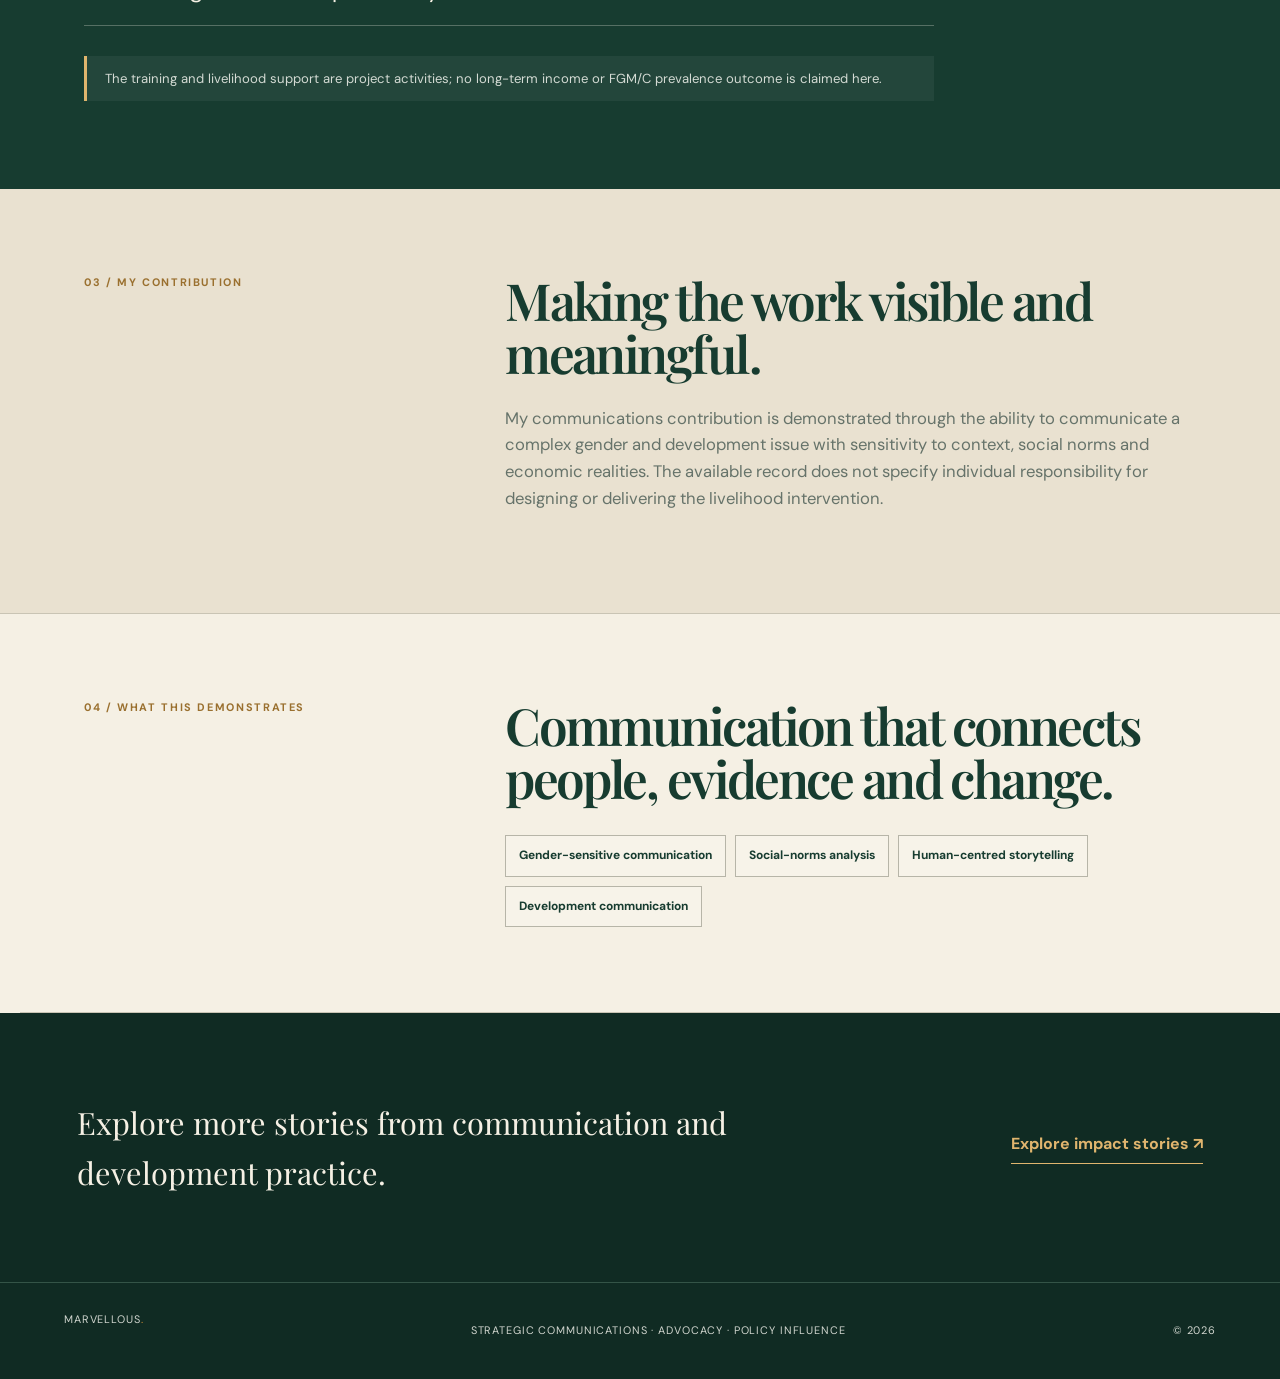
<file: impact/free-fund.html>
<!doctype html>
<html lang="en"><head><meta charset="utf-8"><meta name="viewport" content="width=device-width,initial-scale=1"><meta name="description" content="A story from the FREE Fund project on female genital mutilation/cutting (FGM/C), livelihoods and community-level change."><title>From cutting to creating livelihoods — Marvellous Obot</title><link rel="stylesheet" href="../styles.css"></head>
<body class="portfolio-detail impact-detail">
<header class="site-header"><a class="brand" href="../index.html">MARVELLOUS<span>.</span></a><nav class="nav"><a href="../index.html#impact">Back to impact stories</a><a href="../index.html#contact">Let's work together</a></nav></header>
<main>
<section class="story-hero"><div class="story-hero-inner"><p class="eyebrow">Impact story · Development practice</p><p class="story-index">FIELD NOTE / IMPACT</p><h1>From cutting to creating livelihoods</h1><p class="story-dek">A story from the FREE Fund project on female genital mutilation/cutting (FGM/C), livelihoods and community-level change.</p></div><div class="story-aside"><span>THE HUMAN STORY</span><p>Development work becomes more visible when we understand the people, systems and decisions behind it.</p></div></section>
<section class="story-body"><div class="story-label">01 / The context</div><div><h2>Research connected the persistence of FGM/C to cultural norms and economic incentives, informing an alternative-livelihood response.</h2><p>The project supported vocational training for former cutters, including soap-making and pastries training, alongside certificates and seed materials.</p></div></section>
<section class="story-highlight"><p class="story-label">02 / Project evidence</p><ul><li>Research explored cultural norms and economic incentives associated with FGM/C</li><li>Former cutters received vocational training in soap-making and pastries</li><li>Training was accompanied by certificates and seed materials</li></ul><p class="evidence-note">The training and livelihood support are project activities; no long-term income or FGM/C prevalence outcome is claimed here.</p></section>
<section class="story-body story-contribution"><div class="story-label">03 / My contribution</div><div><h2>Making the work visible and meaningful.</h2><p>My communications contribution is demonstrated through the ability to communicate a complex gender and development issue with sensitivity to context, social norms and economic realities. The available record does not specify individual responsibility for designing or delivering the livelihood intervention.</p></div></section>
<section class="story-body"><div class="story-label">04 / What this demonstrates</div><div><h2>Communication that connects people, evidence and change.</h2><div class="skill-tags"><span>Gender-sensitive communication</span><span>Social-norms analysis</span><span>Human-centred storytelling</span><span>Development communication</span></div></div></section>
<section class="detail-next"><p>Explore more stories from communication and development practice.</p><a href="../index.html#impact">Explore impact stories ↗</a></section></main>
<footer><div>MARVELLOUS<span>.</span></div><p>Strategic Communications · Advocacy · Policy Influence</p><p>© 2026</p></footer></body></html>
</file>
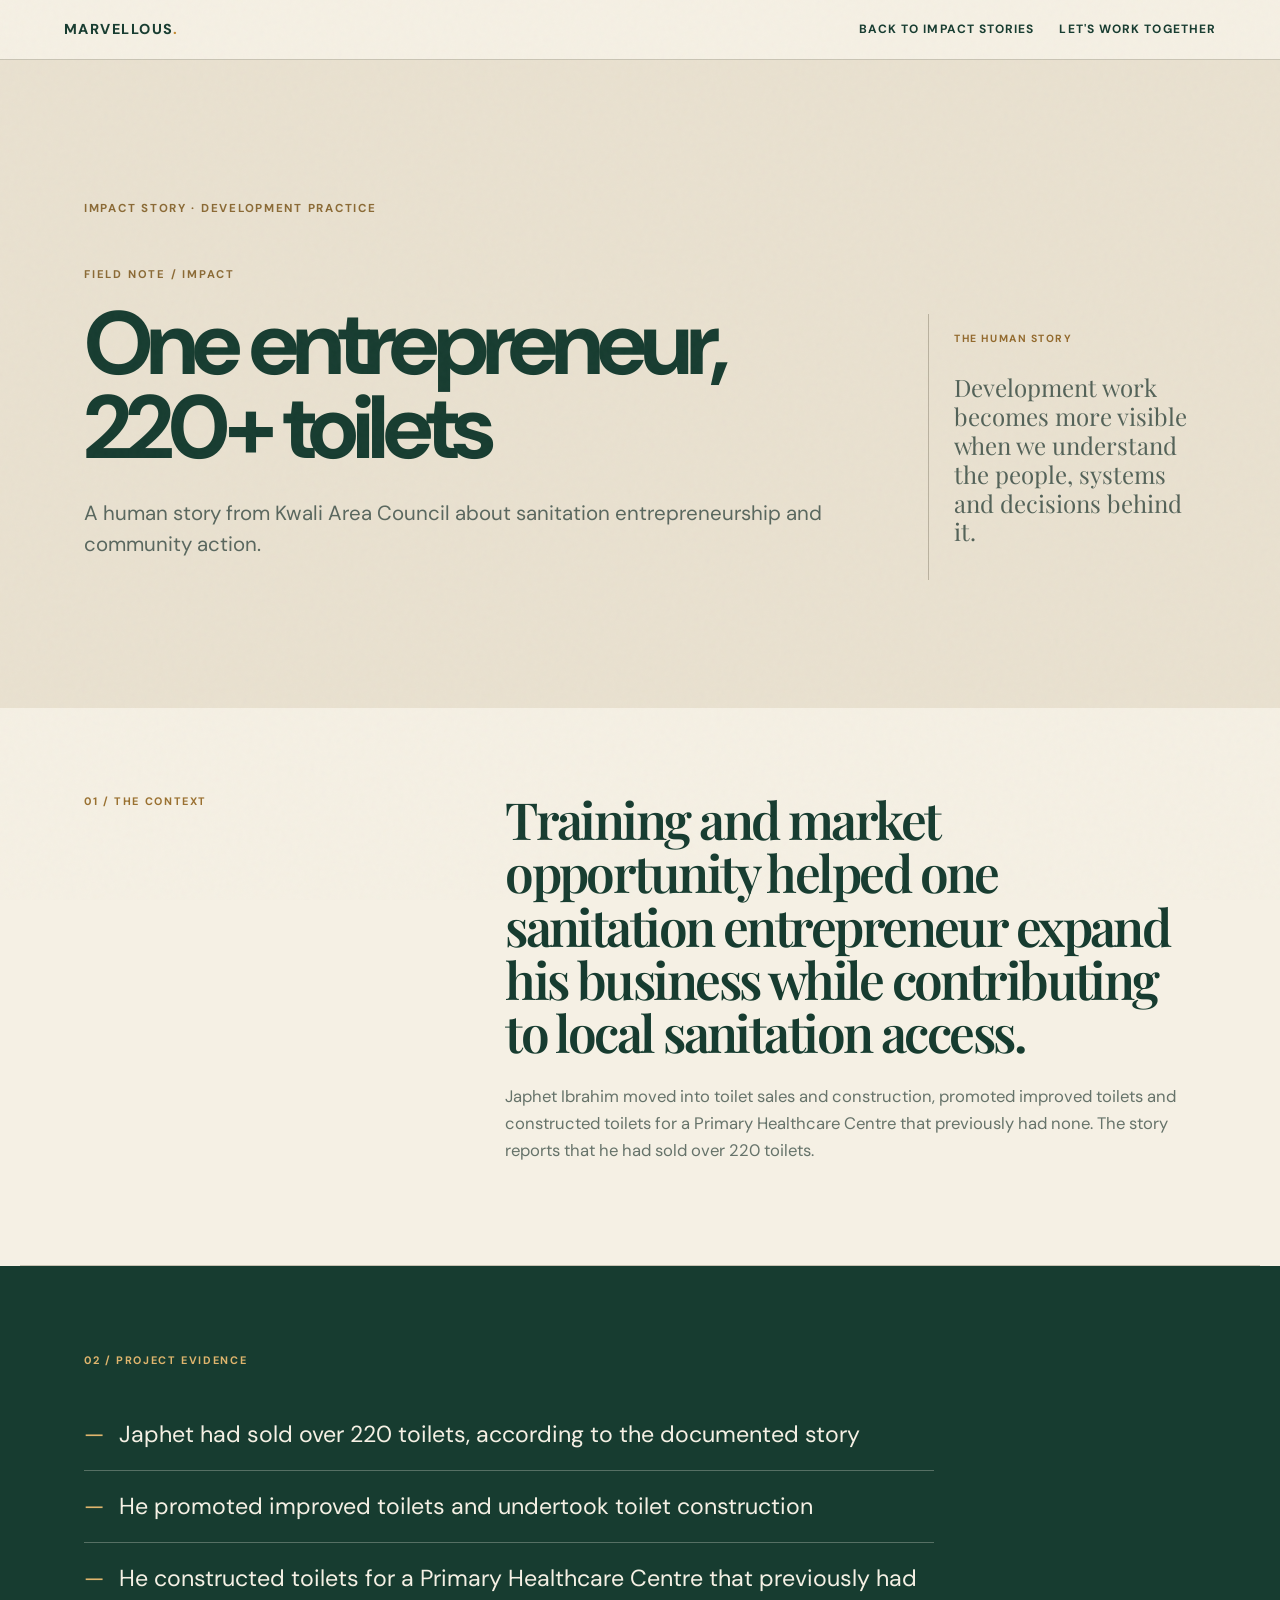
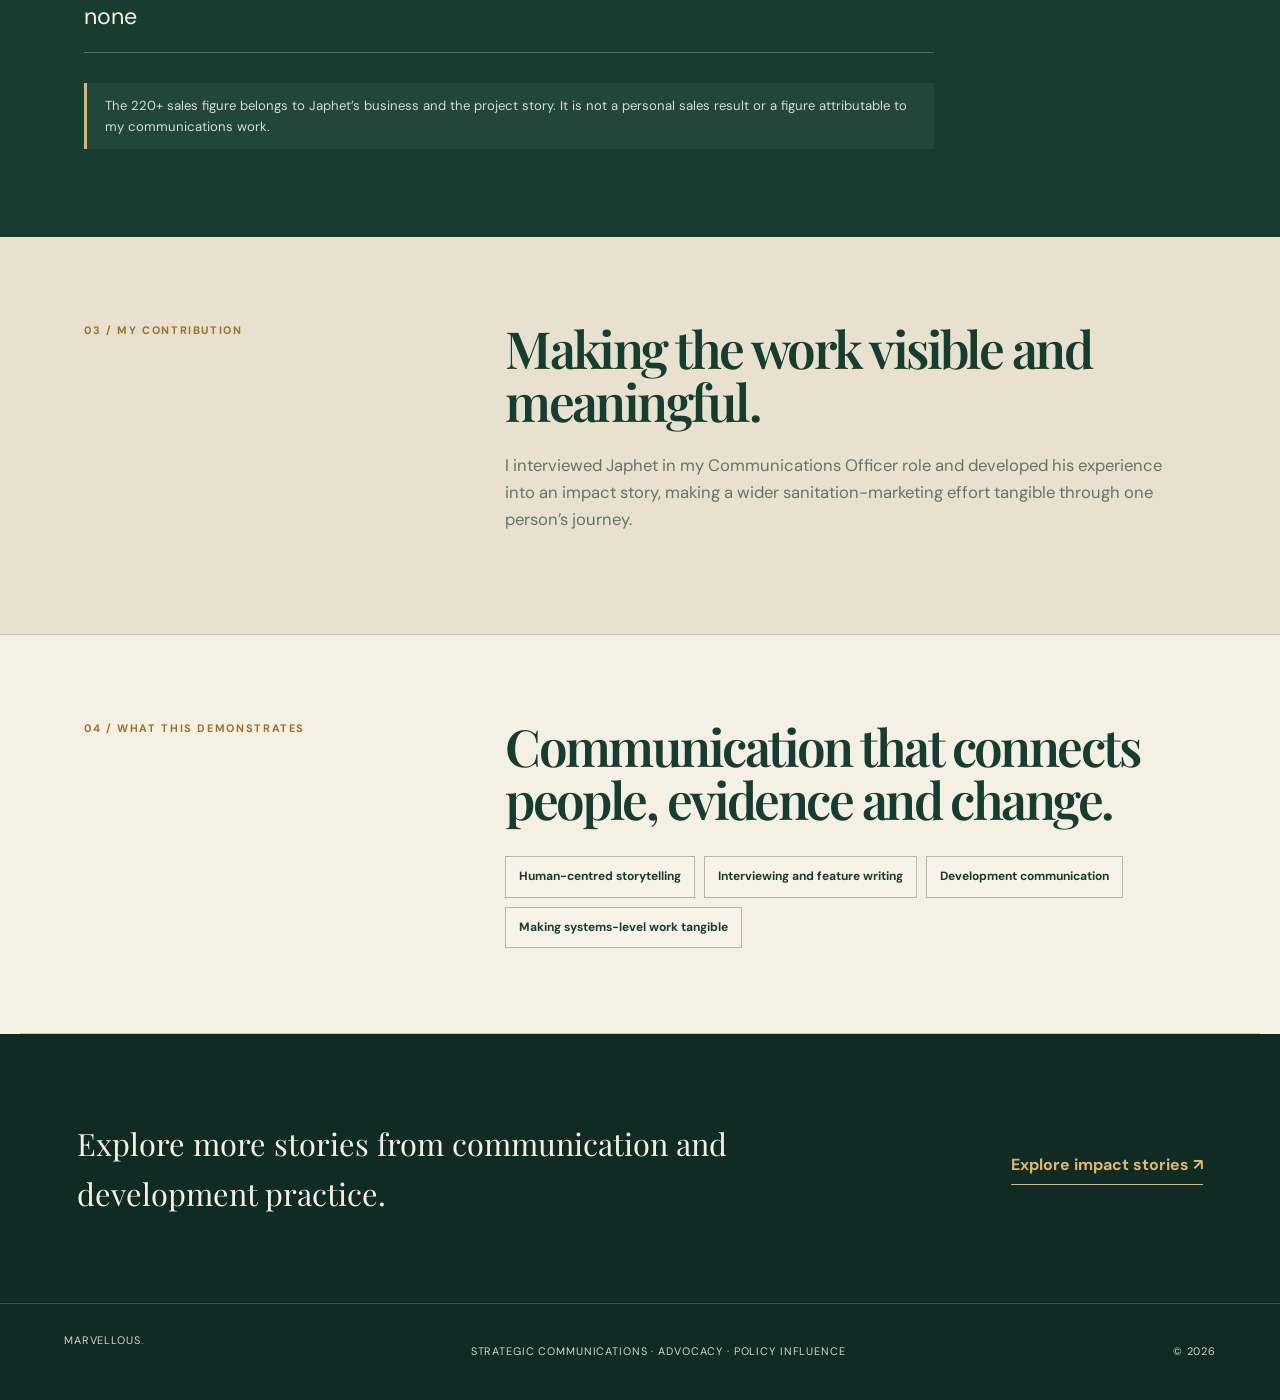
<file: impact/japhet-ibrahim.html>
<!doctype html>
<html lang="en"><head><meta charset="utf-8"><meta name="viewport" content="width=device-width,initial-scale=1"><meta name="description" content="A human story from Kwali Area Council about sanitation entrepreneurship and community action."><title>One entrepreneur, 220+ toilets — Marvellous Obot</title><link rel="stylesheet" href="../styles.css"></head>
<body class="portfolio-detail impact-detail">
<header class="site-header"><a class="brand" href="../index.html">MARVELLOUS<span>.</span></a><nav class="nav"><a href="../index.html#impact">Back to impact stories</a><a href="../index.html#contact">Let's work together</a></nav></header>
<main>
<section class="story-hero"><div class="story-hero-inner"><p class="eyebrow">Impact story · Development practice</p><p class="story-index">FIELD NOTE / IMPACT</p><h1>One entrepreneur, 220+ toilets</h1><p class="story-dek">A human story from Kwali Area Council about sanitation entrepreneurship and community action.</p></div><div class="story-aside"><span>THE HUMAN STORY</span><p>Development work becomes more visible when we understand the people, systems and decisions behind it.</p></div></section>
<section class="story-body"><div class="story-label">01 / The context</div><div><h2>Training and market opportunity helped one sanitation entrepreneur expand his business while contributing to local sanitation access.</h2><p>Japhet Ibrahim moved into toilet sales and construction, promoted improved toilets and constructed toilets for a Primary Healthcare Centre that previously had none. The story reports that he had sold over 220 toilets.</p></div></section>
<section class="story-highlight"><p class="story-label">02 / Project evidence</p><ul><li>Japhet had sold over 220 toilets, according to the documented story</li><li>He promoted improved toilets and undertook toilet construction</li><li>He constructed toilets for a Primary Healthcare Centre that previously had none</li></ul><p class="evidence-note">The 220+ sales figure belongs to Japhet’s business and the project story. It is not a personal sales result or a figure attributable to my communications work.</p></section>
<section class="story-body story-contribution"><div class="story-label">03 / My contribution</div><div><h2>Making the work visible and meaningful.</h2><p>I interviewed Japhet in my Communications Officer role and developed his experience into an impact story, making a wider sanitation-marketing effort tangible through one person’s journey.</p></div></section>
<section class="story-body"><div class="story-label">04 / What this demonstrates</div><div><h2>Communication that connects people, evidence and change.</h2><div class="skill-tags"><span>Human-centred storytelling</span><span>Interviewing and feature writing</span><span>Development communication</span><span>Making systems-level work tangible</span></div></div></section>
<section class="detail-next"><p>Explore more stories from communication and development practice.</p><a href="../index.html#impact">Explore impact stories ↗</a></section></main>
<footer><div>MARVELLOUS<span>.</span></div><p>Strategic Communications · Advocacy · Policy Influence</p><p>© 2026</p></footer></body></html>
</file>
<file: styles.css>
@import url('https://fonts.googleapis.com/css2?family=DM+Sans:wght@400;500;600;700&family=Playfair+Display:ital,wght@0,600;0,700;1,600&display=swap');
:root{--paper:#f4f1e9;--paper2:#ebe6d9;--ink:#151515;--muted:#69665f;--line:#d5cfc2;--accent:#c7ef4a;--max:1240px}
*{box-sizing:border-box}html{scroll-behavior:smooth}body{margin:0;background:var(--paper);color:var(--ink);font-family:'DM Sans',sans-serif;line-height:1.6}body:before{content:'';position:fixed;inset:0;pointer-events:none;opacity:.035;background-image:url("data:image/svg+xml,%3Csvg viewBox='0 0 180 180' xmlns='http://www.w3.org/2000/svg'%3E%3Cfilter id='n'%3E%3CfeTurbulence type='fractalNoise' baseFrequency='.9' numOctaves='4' stitchTiles='stitch'/%3E%3C/filter%3E%3Crect width='100%25' height='100%25' filter='url(%23n)' opacity='.8'/%3E%3C/svg%3E");z-index:50}
a{color:inherit;text-decoration:none}.site-header{position:sticky;top:0;z-index:40;display:flex;justify-content:space-between;align-items:center;padding:18px 5vw;border-bottom:1px solid var(--line);background:rgba(244,241,233,.9);backdrop-filter:blur(14px)}.brand{font-weight:800;letter-spacing:.1em;font-size:.9rem}.brand span,footer span{color:#789500}.nav{display:flex;gap:25px;font-size:.75rem;font-weight:700;text-transform:uppercase;letter-spacing:.09em}.nav a{transition:opacity .2s}.nav a:hover{opacity:.5}.menu{display:none;background:none;border:0;font-size:1.35rem}
.hero{max-width:var(--max);min-height:calc(100vh - 70px);margin:auto;padding:65px 5vw 90px;display:grid;grid-template-columns:minmax(0,1.12fr) minmax(330px,.7fr);gap:7vw;align-items:center}.eyebrow,.section-label{font-size:.72rem;text-transform:uppercase;letter-spacing:.15em;font-weight:700;color:var(--muted)}.hero h1{font-size:clamp(3.4rem,7.1vw,7.6rem);line-height:.94;letter-spacing:-.065em;margin:22px 0 28px;max-width:850px}.hero h1 em{font-family:'Playfair Display',serif;font-weight:600;color:#718600}.hero-copy{max-width:680px;font-size:1.14rem;color:var(--muted);margin:0 0 30px}.actions{display:flex;gap:10px;flex-wrap:wrap}.btn{display:inline-flex;align-items:center;padding:13px 18px;border:1px solid var(--ink);font-weight:700;font-size:.76rem;text-transform:uppercase;letter-spacing:.07em;transition:transform .2s,background .2s}.btn.primary{background:var(--ink);color:var(--paper)}.btn:hover{transform:translateY(-3px)}
.hero-visual{position:relative;justify-self:end;width:min(100%,480px)}.portrait-frame{position:relative;aspect-ratio:4/5;background:var(--paper2);overflow:hidden}.portrait-frame:after{content:'';position:absolute;inset:18px;border:1px solid rgba(21,21,21,.18);pointer-events:none}.portrait{width:100%;height:100%;object-fit:cover;object-position:center top;filter:saturate(.92) contrast(1.03)}.hero-tag{position:absolute;left:-34px;bottom:34px;background:var(--accent);padding:16px 19px;font-size:.7rem;font-weight:800;text-transform:uppercase;letter-spacing:.1em;box-shadow:8px 8px 0 var(--ink)}.hero-number{position:absolute;right:-22px;top:25px;background:var(--ink);color:var(--paper);padding:15px 17px;font-size:.68rem;font-weight:700;letter-spacing:.09em;text-transform:uppercase}
.section{max-width:var(--max);margin:auto;padding:115px 5vw}.section+.section{border-top:1px solid var(--line)}.statement{display:grid;grid-template-columns:1fr 2fr;gap:60px}.statement h2{max-width:900px}h2,h3{line-height:1.03;margin:0 0 22px}h2{font-size:clamp(2.35rem,4.8vw,5rem);letter-spacing:-.05em}h3{font-size:1.35rem;letter-spacing:-.025em}.statement p,.section-head p{max-width:720px;color:var(--muted);font-size:1.05rem}.section-head{max-width:900px;margin-bottom:50px}
.capability-grid{display:grid;grid-template-columns:repeat(4,1fr);gap:1px;background:var(--line);border:1px solid var(--line)}.capability-grid article{background:var(--paper);padding:30px;min-height:260px;transition:background .25s}.capability-grid article:hover{background:var(--paper2)}.capability-grid span{font-size:.72rem;color:var(--muted);display:block;margin-bottom:48px}.capability-grid p,.card p{color:var(--muted);font-size:.94rem}
.method{display:grid;grid-template-columns:.85fr 1.5fr;gap:70px;background:var(--paper2);max-width:none;padding-left:max(5vw,calc((100vw - var(--max))/2 + 5vw));padding-right:max(5vw,calc((100vw - var(--max))/2 + 5vw))}.method h2{max-width:500px}.steps{display:grid;grid-template-columns:repeat(2,1fr);gap:0;border-top:1px solid var(--line)}.step{padding:25px 20px 25px 0;border-bottom:1px solid var(--line);font-size:.92rem;color:var(--muted)}.step strong{display:block;color:var(--ink);font-size:.75rem;letter-spacing:.11em;margin-bottom:9px}
.stats{max-width:none;background:var(--ink);color:var(--paper);padding:58px 5vw}.stats-inner{max-width:var(--max);margin:auto;display:grid;grid-template-columns:repeat(4,1fr);gap:30px}.stat-number{font-size:clamp(2.8rem,5vw,5.2rem);line-height:.9;letter-spacing:-.06em}.stat-label{margin-top:13px;font-size:.68rem;text-transform:uppercase;letter-spacing:.12em;color:#aaa}
.work-grid{display:grid;grid-template-columns:repeat(6,1fr);gap:1px;background:var(--line);border:1px solid var(--line)}.card{grid-column:span 2;background:var(--paper);padding:31px;min-height:315px;display:flex;flex-direction:column;justify-content:space-between;transition:transform .25s,background .25s}.card.feature{grid-column:span 4;min-height:420px;background:var(--ink);color:var(--paper)}.card.feature .meta,.card.feature p{color:#b7b5ae}.card:hover{background:var(--paper2);transform:translateY(-3px);z-index:2}.card.feature:hover{background:#222}.card .meta{font-size:.69rem;text-transform:uppercase;letter-spacing:.12em;color:var(--muted)}.card h3{max-width:620px}.card span:last-child{font-size:.75rem;font-weight:700;text-transform:uppercase;letter-spacing:.08em}.impact-grid{display:grid;grid-template-columns:repeat(4,1fr);gap:1px;background:var(--line);border:1px solid var(--line)}.impact-grid .card{min-height:270px}
.pullquote{margin:70px 0 0;padding:30px 0;border-top:1px solid var(--line);font-family:'Playfair Display',serif;font-size:clamp(1.8rem,3.2vw,3.4rem);line-height:1.08;max-width:900px}.about-grid{display:grid;grid-template-columns:1fr 1fr;gap:90px}.about-grid p{max-width:620px}.muted{color:var(--muted)}.current{border-left:6px solid var(--accent);padding:24px 30px;background:var(--paper2);max-width:900px}.current strong{display:block;font-size:.7rem;text-transform:uppercase;letter-spacing:.13em;margin-bottom:8px}.contact{background:var(--ink);color:var(--paper);padding:120px 5vw}.contact-inner{max-width:var(--max);margin:auto}.contact h2{max-width:900px}.contact-link{display:inline-block;font-size:1.05rem;border-bottom:1px solid var(--paper);padding-bottom:5px;margin-top:10px}
footer{display:flex;justify-content:space-between;gap:20px;padding:28px 5vw;background:var(--ink);color:#999;font-size:.68rem;text-transform:uppercase;letter-spacing:.08em;border-top:1px solid #333}.reveal{opacity:0;transform:translateY(24px);transition:opacity .7s ease,transform .7s ease}.reveal.visible{opacity:1;transform:none}
.engagement-grid{display:grid;grid-template-columns:repeat(2,minmax(0,1fr));gap:1px;background:var(--line);border:1px solid var(--line);margin-top:60px}.card.engagement{grid-column:auto;padding:0;min-height:0;justify-content:flex-start}.card.engagement img{display:block;width:100%;height:auto;aspect-ratio:3/2;object-fit:cover;background:var(--paper2)}.engagement-body{flex:1;display:flex;flex-direction:column;justify-content:space-between;gap:28px;padding:31px}.engagement-body h3{margin:12px 0 8px}.engagement .funder{font-size:.78rem;font-weight:700;text-transform:uppercase;letter-spacing:.08em;color:var(--ink);margin:0 0 14px}
@media(max-width:900px){.hero{grid-template-columns:1fr;gap:50px;padding-top:70px}.hero-visual{justify-self:start;width:min(100%,500px)}.hero-tag{left:15px}.hero-number{right:15px}.capability-grid{grid-template-columns:repeat(2,1fr)}.statement,.method,.about-grid{grid-template-columns:1fr;gap:35px}.method{padding-left:6vw;padding-right:6vw}.stats-inner{grid-template-columns:repeat(2,1fr)}.work-grid{grid-template-columns:1fr 1fr}.card,.card.feature{grid-column:span 1;min-height:300px}.card.feature{min-height:360px}.impact-grid{grid-template-columns:1fr 1fr}}
.photo-grid{display:grid;grid-template-columns:repeat(2,minmax(0,1fr));gap:20px;margin-top:44px}.photo{margin:0}.photo img{display:block;width:100%;height:auto;aspect-ratio:3/2;object-fit:cover;background:var(--paper2)}.photo figcaption{margin-top:10px;font-size:.82rem;color:var(--muted)}
@media(max-width:650px){.engagement-grid{grid-template-columns:1fr}.engagement-body{padding:24px}.photo-grid{grid-template-columns:1fr}.nav{display:none!important;position:absolute;left:0;right:0;top:65px;background:var(--paper);padding:20px 6vw;flex-direction:column;border-bottom:1px solid var(--line)}.nav.open{display:flex!important}.menu{display:block}.section{padding:82px 6vw}.hero{padding:55px 6vw 75px}.hero h1{font-size:clamp(3rem,14vw,5.2rem)}.capability-grid,.work-grid,.impact-grid{grid-template-columns:1fr}.card,.card.feature{grid-column:span 1}.steps,.stats-inner{grid-template-columns:1fr}.stats{padding:55px 6vw}.about-grid{gap:28px}.hero-tag{bottom:20px;left:10px}.hero-number{top:12px;right:10px}.portrait-frame:after{inset:12px}footer{flex-direction:column}}

/* 2026 editorial refresh — forest, cream and ochre */
:root{
  --paper:#f5f0e4;--paper2:#e9e1d0;--ink:#173c30;--muted:#66736a;
  --line:#c9c4b4;--accent:#c58a32;--forest:#173c30;--forest-deep:#102b23;
  --ochre:#c58a32;--cream:#f5f0e4;--max:1240px
}
body{background:var(--paper);color:var(--ink)}
.brand span,footer span{color:var(--ochre)}
.site-header{background:rgba(245,240,228,.94);border-color:var(--line)}
.nav a:hover{color:var(--ochre);opacity:1}
.btn{border-color:var(--forest)}
.btn.primary{background:var(--forest);color:var(--cream)}
.btn.primary:hover{background:var(--ochre);color:var(--forest)}
.section+.section{border-color:var(--line)}
.current{border-left-color:var(--ochre);background:var(--paper2)}
.capability-grid,.work-grid,.impact-grid,.engagement-grid{background:var(--line);border-color:var(--line)}
.capability-grid article,.card{background:var(--paper);color:var(--forest)}
.capability-grid article:hover,.card:hover{background:var(--paper2)}
.card.feature{background:var(--forest);color:var(--cream)}
.card.feature .meta,.card.feature p{color:#d3d8cf}
.card.feature:hover{background:var(--forest-deep)}
.card .meta{color:#788278}
.method{background:#e7dfce}
.method .step{border-color:#c9c1b1}
.step strong{color:var(--forest)}
.stats{background:var(--forest);color:var(--cream)}
.stats .stat-number{color:var(--ochre)}
.stats .stat-label{color:#d1d8d0}
.contact{background:var(--forest-deep);color:var(--cream)}
.contact .eyebrow{color:#d4b47d}
.contact-link{border-color:var(--ochre)}
.contact-link:hover{color:#e6bd76}
footer{background:var(--forest-deep);color:#d0d5ce;border-color:#345447}
.pullquote{color:var(--forest)}
.hero-tag{background:var(--ochre);color:var(--forest);box-shadow:8px 8px 0 var(--forest)}
.hero-number{background:var(--forest);color:var(--cream)}
.engagement .funder{color:var(--forest)}
.menu{color:var(--forest)}
/* Homepage composition */
body.home .hero{
  max-width:none;min-height:0;padding:clamp(64px,8vw,112px) max(5vw,calc((100vw - var(--max))/2 + 5vw));
  grid-template-columns:minmax(0,1.12fr) minmax(300px,.68fr);gap:6vw;
  background:var(--forest);color:var(--cream);overflow:hidden
}
body.home .hero .eyebrow{color:#d5bd91}
body.home .hero h1{font-size:clamp(3.5rem,7.3vw,7.5rem);max-width:850px;color:var(--cream)}
body.home .hero h1 em{color:#d7a34f}
body.home .hero-copy{color:#d4dbd4;max-width:650px}
body.home .hero .btn{border-color:var(--cream);color:var(--cream)}
body.home .hero .btn.primary{background:var(--ochre);border-color:var(--ochre);color:var(--forest)}
body.home .hero .btn:hover{transform:translateY(-3px);background:var(--cream);color:var(--forest)}
body.home .hero-visual{width:min(100%,430px)}
body.home .portrait-frame{background:#315447;box-shadow:20px 20px 0 rgba(197,138,50,.9)}
body.home .portrait-frame:after{border-color:rgba(245,240,228,.5)}
body.home .hero-tag{left:-22px;bottom:28px;background:var(--ochre);box-shadow:7px 7px 0 var(--forest-deep)}
body.home .hero-number{right:-16px;top:20px;background:var(--cream);color:var(--forest)}
body.home .statement{padding-top:88px;padding-bottom:88px}
body.home .statement h2{font-size:clamp(2.4rem,4.4vw,4.8rem)}
body.home .section{padding-top:92px;padding-bottom:92px}
body.home .section-label{color:#8b6a35}
body.home .section-head{margin-bottom:34px}
body.home .capability-grid article{min-height:235px;padding:26px}
body.home .capability-grid article span{margin-bottom:34px;color:var(--ochre)}
body.home .method{padding-top:85px;padding-bottom:85px}
body.home .method .section-label{color:#8b6a35}
body.home .work-grid .card{min-height:285px}
body.home .work-grid .card.feature{min-height:360px}
body.home .impact-grid .card{min-height:235px}
body.home .engagement-grid{margin-top:38px}
body.home .engagement-body{padding:27px}
body.home .contact{padding-top:95px;padding-bottom:95px}
body.home .contact h2{font-size:clamp(2.6rem,5.4vw,5.6rem)}
body.home .reveal{transform:translateY(16px)}
@media(max-width:900px){
 body.home .hero{grid-template-columns:1fr;padding:65px 6vw 80px}
 body.home .hero-visual{justify-self:start}
}
@media(max-width:650px){
 body.home .hero{padding:58px 6vw 72px}
 body.home .section{padding-top:70px;padding-bottom:70px}
 body.home .statement{padding-top:68px;padding-bottom:68px}
 body.home .hero h1{font-size:clamp(3.1rem,14vw,5.3rem)}
 body.home .hero-tag{left:8px}
 body.home .hero-number{right:8px}
 body.home .contact{padding-top:75px;padding-bottom:75px}
}

/* Individual portfolio pages: editorial case-study and impact-story systems */
.detail-hero,.story-hero{display:grid;grid-template-columns:minmax(0,1.55fr) minmax(220px,.55fr);gap:7vw;padding:clamp(75px,10vw,140px) max(6vw,calc((100vw - 1240px)/2 + 5vw));background:var(--forest);color:var(--cream);align-items:end}
.detail-hero-inner,.story-hero-inner{max-width:900px}
.detail-hero .eyebrow,.story-hero .eyebrow{color:#d7bd91;font-size:.72rem;letter-spacing:.15em;text-transform:uppercase;font-weight:700}
.detail-kicker,.story-index{font-size:.7rem;letter-spacing:.16em;text-transform:uppercase;color:#d7a34f;margin:48px 0 18px;font-weight:700}
.detail-hero h1,.story-hero h1{font-size:clamp(3.1rem,7vw,7rem);letter-spacing:-.065em;line-height:.94;margin:0 0 28px;max-width:1000px}
.detail-dek,.story-dek{font-size:clamp(1.05rem,1.6vw,1.35rem);line-height:1.5;color:#d9dfd8;max-width:760px}
.detail-index{display:flex;gap:20px;flex-wrap:wrap;margin-top:55px;color:#d7bd91;font-size:.65rem;font-weight:700;letter-spacing:.13em}
.detail-side,.story-aside{border-left:1px solid #6b8276;padding:10px 0 10px 25px;color:#d2d9d2;max-width:260px}
.detail-side span,.story-aside span{font-size:.65rem;letter-spacing:.15em;color:#d7a34f;font-weight:700}
.detail-side p,.story-aside p{font-family:'Playfair Display',serif;font-size:1.5rem;line-height:1.2}
.detail-section,.story-body{max-width:1240px;margin:auto;padding:90px 5vw;display:grid;grid-template-columns:.72fr 1.5fr;gap:7vw;border-bottom:1px solid var(--line)}
.detail-label,.story-label{font-size:.68rem;text-transform:uppercase;letter-spacing:.15em;font-weight:700;color:#9a702f}
.detail-section h2,.story-body h2{font-size:clamp(2rem,4vw,3.8rem);letter-spacing:-.05em;line-height:1.04;margin:0 0 24px}
.detail-section p,.story-body p{max-width:800px;color:var(--muted);font-size:1.04rem}
.detail-contribution{background:#e9e1d0;max-width:none;padding-left:max(5vw,calc((100vw - 1240px)/2 + 5vw));padding-right:max(5vw,calc((100vw - 1240px)/2 + 5vw))}
.evidence-layout{display:grid;grid-template-columns:1fr 1fr;gap:45px}
.evidence-list{list-style:none;padding:0;margin:0;border-top:1px solid var(--line)}
.evidence-list li{padding:17px 0;border-bottom:1px solid var(--line);font-size:1rem}
.evidence-list li:before{content:"↗";color:var(--ochre);font-weight:700;margin-right:14px}
.evidence-note{grid-column:2;font-size:.82rem!important;border-left:3px solid var(--ochre);padding:12px 18px;background:rgba(197,138,50,.08)}
.detail-muted{color:var(--muted);max-width:430px}
.skill-tags{display:flex;flex-wrap:wrap;gap:9px;margin-top:30px}
.skill-tags span{border:1px solid #b7b5a8;padding:10px 13px;font-size:.75rem;font-weight:700;color:var(--forest);background:rgba(255,255,255,.18)}
.detail-next{padding:55px 6vw;background:var(--forest-deep);color:var(--cream);display:flex;justify-content:space-between;gap:25px;align-items:center}
.detail-next p{font-family:'Playfair Display',serif;font-size:clamp(1.3rem,2.4vw,2.2rem);max-width:650px}
.detail-next a{color:#e0b56e;border-bottom:1px solid #e0b56e;padding-bottom:7px;font-weight:700;white-space:nowrap}
.story-hero{background:var(--paper2);color:var(--forest);padding-top:clamp(75px,10vw,135px);padding-bottom:clamp(75px,10vw,135px)}
.story-hero .eyebrow{color:#8b6a35}
.story-hero .story-index{color:#8b6a35}
.story-hero h1{max-width:900px}
.story-dek{color:#59675e}
.story-aside{border-color:#b9b19f;color:#536258}
.story-aside span{color:#936a2d}
.story-body{padding-top:85px;padding-bottom:85px}
.story-body h2{font-family:'Playfair Display',serif;font-weight:600}
.story-highlight{background:var(--forest);color:var(--cream);padding:75px max(6vw,calc((100vw - 1240px)/2 + 5vw))}
.story-highlight .story-label{color:#dfb56d}
.story-highlight ul{list-style:none;padding:0;margin:30px 0;max-width:850px}
.story-highlight li{padding:17px 0;border-bottom:1px solid #567064;font-size:clamp(1.1rem,2vw,1.45rem)}
.story-highlight li:before{content:"—";color:#dfb56d;margin-right:15px}
.story-highlight .evidence-note{max-width:850px;color:#d4dbd4;border-color:#dfb56d;background:rgba(255,255,255,.05)}
.story-contribution{background:#e9e1d0;max-width:none;padding-left:max(5vw,calc((100vw - 1240px)/2 + 5vw));padding-right:max(5vw,calc((100vw - 1240px)/2 + 5vw))}
body.portfolio-detail .site-header{position:sticky}
body.portfolio-detail .nav{display:flex}
@media(max-width:760px){
 .detail-hero,.story-hero{grid-template-columns:1fr;padding:70px 6vw;gap:35px}
 .detail-side,.story-aside{max-width:520px}
 .detail-section,.story-body{grid-template-columns:1fr;gap:25px;padding:65px 6vw}
 .detail-contribution,.story-contribution{padding-left:6vw;padding-right:6vw}
 .evidence-layout{grid-template-columns:1fr;gap:20px}
 .evidence-note{grid-column:1}
 .detail-next{align-items:flex-start;flex-direction:column;padding:45px 6vw}
}


/* Three-part portfolio homepage: About / Work / Let's work together */
body.home .site-header .nav{gap:clamp(14px,2.5vw,34px)}
body.home .site-header .nav a{white-space:nowrap}
body.home .site-header .nav a:last-child{color:var(--ochre)}
body.home .about-section{background:var(--paper)}
body.home .hero-overline{margin:38px 0 0;color:#dfb56d;font-size:.7rem;font-weight:800;letter-spacing:.2em}
body.home .hero h1{margin-top:14px}
body.home .about-intro{display:grid;grid-template-columns:.7fr 1.6fr;gap:7vw;padding-top:95px;padding-bottom:70px}
body.home .about-intro h2{max-width:850px}
body.home .about-intro-copy p{max-width:780px}
body.home .about-credentials{max-width:var(--max);margin:0 auto;padding:20px 5vw 80px;display:grid;grid-template-columns:.75fr 1.5fr;gap:7vw}
body.home .about-current .section-label,body.home .about-capabilities>.section-label{display:block;margin-bottom:22px}
body.home .about-capabilities .capability-grid{grid-template-columns:repeat(2,minmax(0,1fr))}
body.home .about-capabilities .capability-grid article{min-height:210px}
body.home .about-capabilities .capability-grid article span{margin-bottom:22px}
body.home .about-quote{max-width:var(--max);margin:0 auto;padding:30px 5vw 95px;font-family:'Playfair Display',serif;font-size:clamp(1.6rem,3.2vw,3rem);line-height:1.13;border-top:1px solid var(--line)}
body.home .work-section{background:var(--paper2);padding-bottom:0}
body.home .work-intro{padding:100px 5vw 65px;background:var(--forest);color:var(--cream)}
body.home .work-intro>*{max-width:var(--max);margin-left:auto;margin-right:auto}
body.home .work-intro .section-label{color:#dfb56d}
body.home .work-intro h2{font-size:clamp(2.7rem,5.5vw,5.5rem);max-width:980px;margin-top:22px}
body.home .work-intro>p{color:#d4dbd4;max-width:720px;margin-left:max(5vw,calc((100vw - var(--max))/2 + 5vw));font-size:1.05rem}
body.home .work-jump-links{display:flex;flex-wrap:wrap;gap:10px;margin-top:34px}
body.home .work-jump-links a{display:inline-flex;gap:20px;align-items:center;border:1px solid #71877a;padding:12px 16px;color:var(--cream);font-size:.75rem;font-weight:700;letter-spacing:.04em;transition:background .2s,color .2s,border-color .2s}
body.home .work-jump-links a:hover{background:var(--ochre);color:var(--forest);border-color:var(--ochre)}
body.home .work-jump-links span{color:#dfb56d}
body.home .work-subsection{max-width:none;padding-left:max(5vw,calc((100vw - var(--max))/2 + 5vw));padding-right:max(5vw,calc((100vw - var(--max))/2 + 5vw));scroll-margin-top:90px}
body.home .work-subsection+.work-subsection{border-top:1px solid var(--line)}
body.home .work-subsection .section-head h2{max-width:920px}
body.home .work-subsection .section-head p{max-width:740px}
body.home .approach-section{background:#e3dac7;display:grid;grid-template-columns:.8fr 1.5fr;gap:7vw}
body.home .approach-heading h2{font-size:clamp(2.5rem,4.5vw,4.5rem)}
body.home .approach-heading>p{color:var(--muted);max-width:430px}
body.home .approach-statement{font-family:'Playfair Display',serif;font-size:clamp(1.5rem,2.6vw,2.5rem);line-height:1.12;margin:0 0 35px;max-width:720px}
body.home .approach-content .steps{grid-template-columns:repeat(2,minmax(0,1fr))}
body.home .ideas-grid{display:grid;grid-template-columns:repeat(3,minmax(0,1fr));gap:1px;background:var(--line);border:1px solid var(--line)}
body.home .idea-card{background:var(--paper);padding:30px;min-height:250px;transition:background .2s,transform .2s}
body.home .idea-card:hover{background:var(--paper2);transform:translateY(-3px)}
body.home .idea-card>span{display:block;color:#8b6a35;font-size:.66rem;font-weight:800;letter-spacing:.12em;margin-bottom:38px}
body.home .idea-card h3{font-size:1.35rem}
body.home .idea-card p{color:var(--muted);font-size:.9rem}
body.home .contact{scroll-margin-top:70px}
body.home .contact h2{max-width:950px}
body.home .contact-lede{font-family:'Playfair Display',serif;font-size:clamp(1.4rem,2.5vw,2.3rem);max-width:780px;color:#d5ddd5}
body.home .contact-actions{display:flex;gap:30px;flex-wrap:wrap;margin-top:20px}
body.home .back-top{display:inline-block;margin-top:60px;color:#dfb56d;font-size:.75rem;font-weight:700;text-transform:uppercase;letter-spacing:.1em}
body.home .back-top:hover{color:var(--cream)}
@media(max-width:900px){
 body.home .about-intro,.about-credentials,body.home .approach-section{grid-template-columns:1fr;gap:32px}
 body.home .about-credentials{padding-left:6vw;padding-right:6vw}
 body.home .about-quote{padding-left:6vw;padding-right:6vw}
 body.home .work-intro{padding-left:6vw;padding-right:6vw}
 body.home .work-intro>p{margin-left:0}
 body.home .work-subsection{padding-left:6vw;padding-right:6vw}
 body.home .ideas-grid{grid-template-columns:1fr 1fr}
}
@media(max-width:650px){
 body.home .site-header{padding:15px 6vw}
 body.home .about-intro{padding-top:70px;padding-bottom:55px}
 body.home .about-capabilities .capability-grid{grid-template-columns:1fr}
 body.home .about-credentials{padding-bottom:55px}
 body.home .about-quote{padding-bottom:65px}
 body.home .work-intro{padding-top:70px;padding-bottom:50px}
 body.home .work-jump-links{gap:8px}
 body.home .work-jump-links a{flex:1 1 calc(50% - 8px);justify-content:space-between;padding:11px}
 body.home .work-subsection{padding-top:70px;padding-bottom:70px}
 body.home .approach-section{display:block}
 body.home .approach-content{margin-top:30px}
 body.home .approach-content .steps{grid-template-columns:1fr}
 body.home .ideas-grid{grid-template-columns:1fr}
 body.home .idea-card{min-height:0}
 body.home .idea-card>span{margin-bottom:22px}
 body.home .contact-actions{flex-direction:column;gap:14px;align-items:flex-start}
}
</file>
